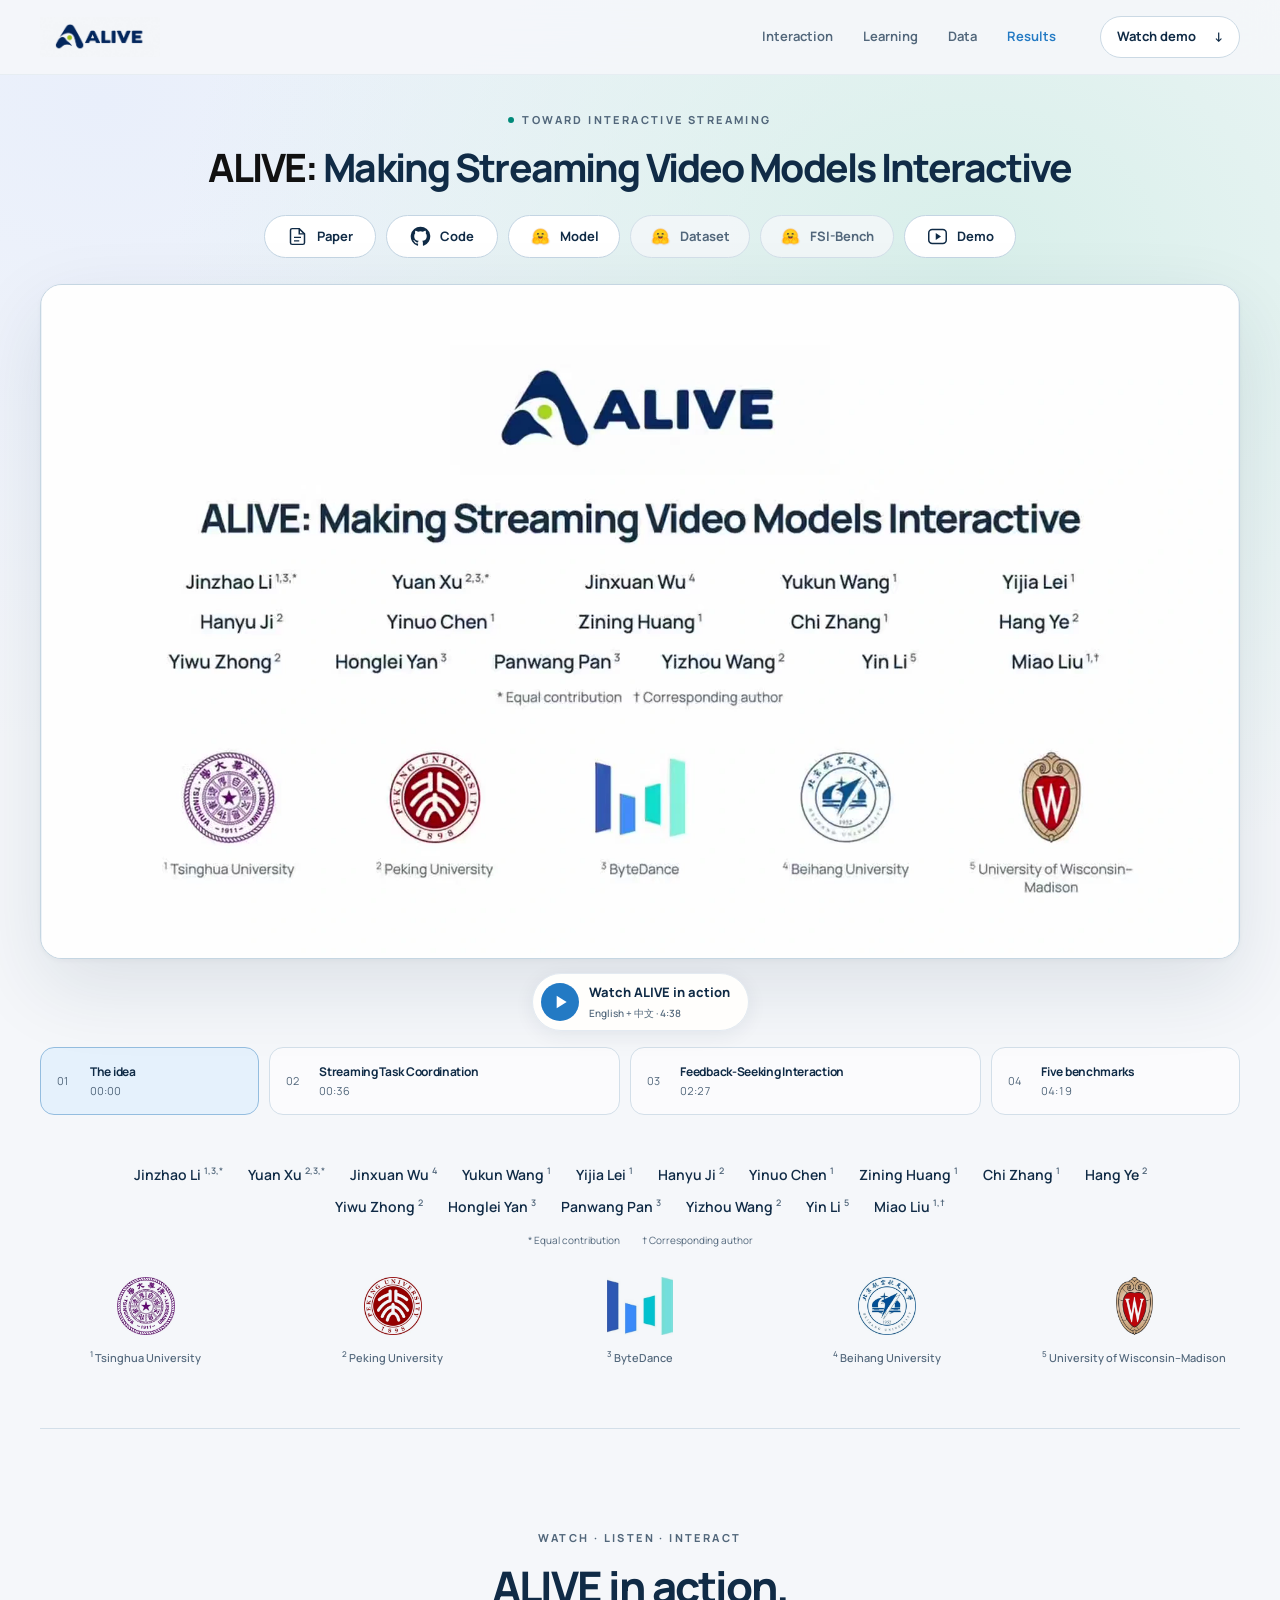
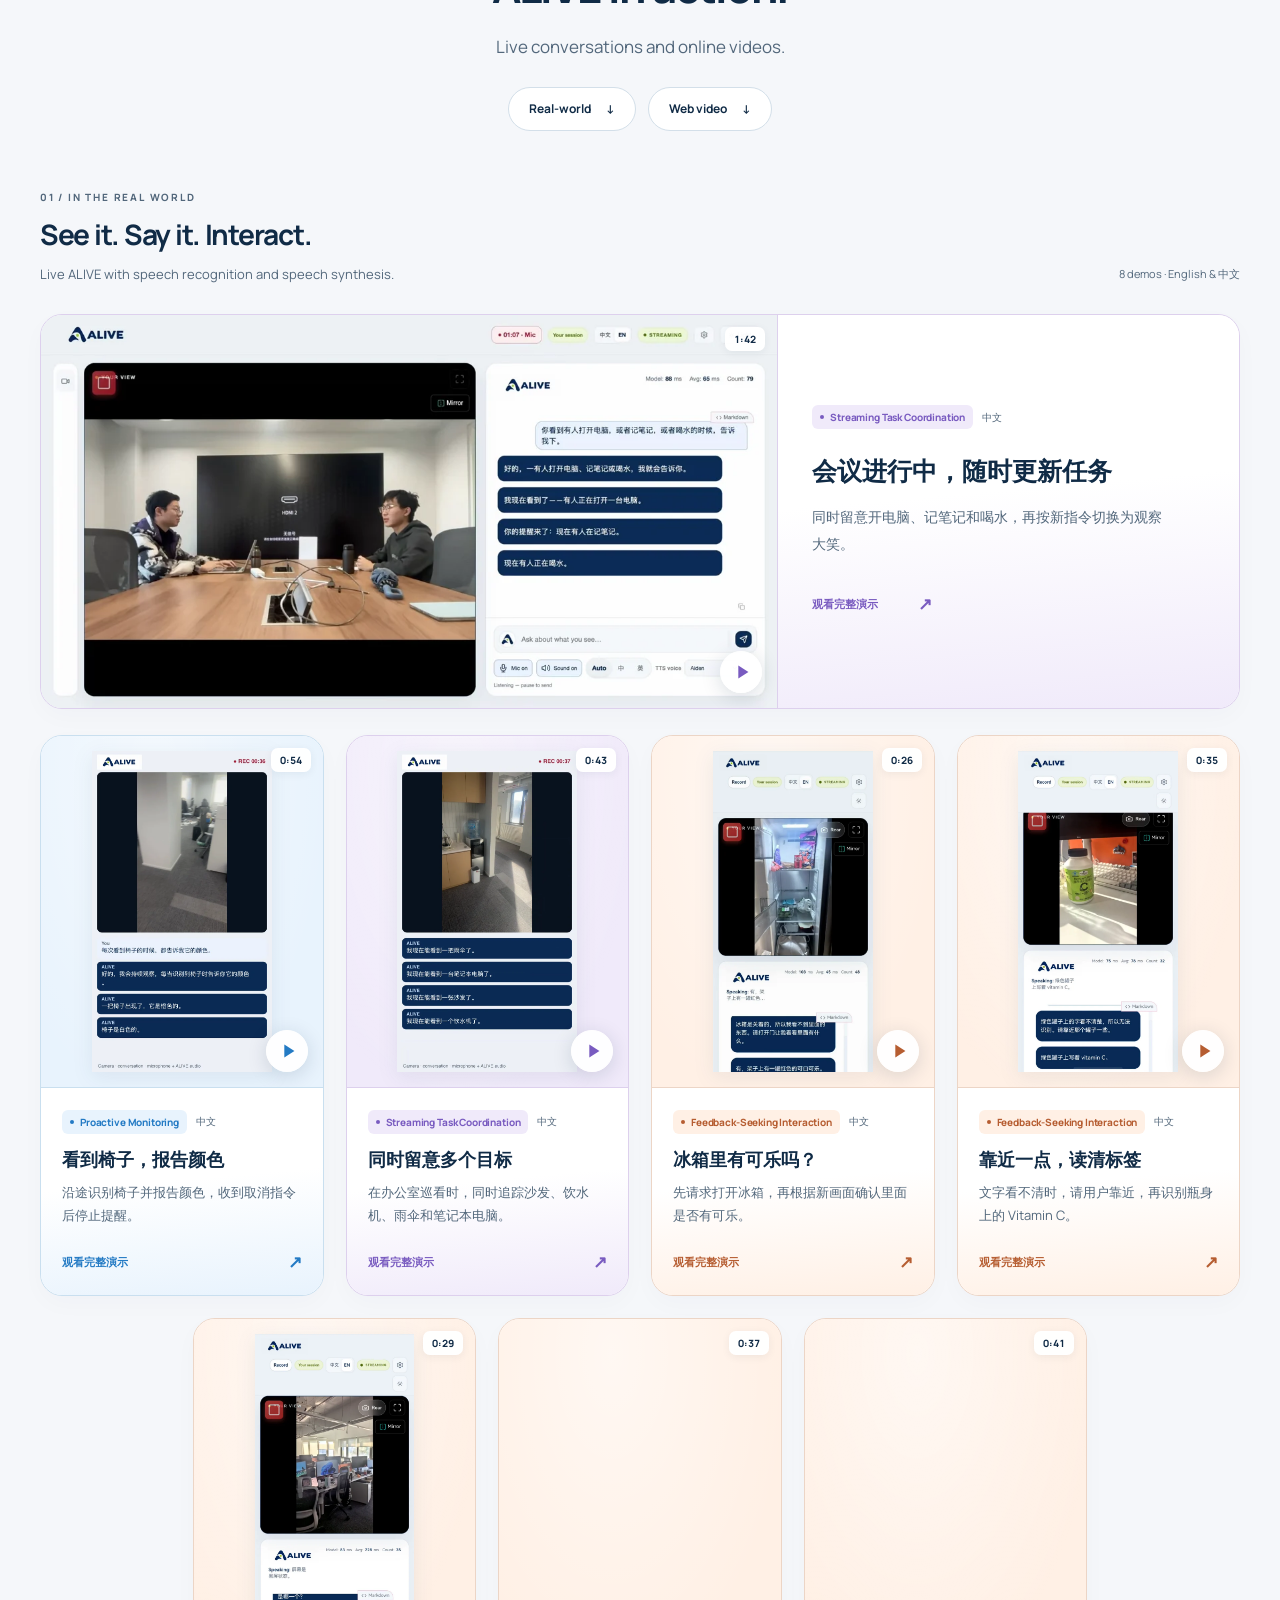
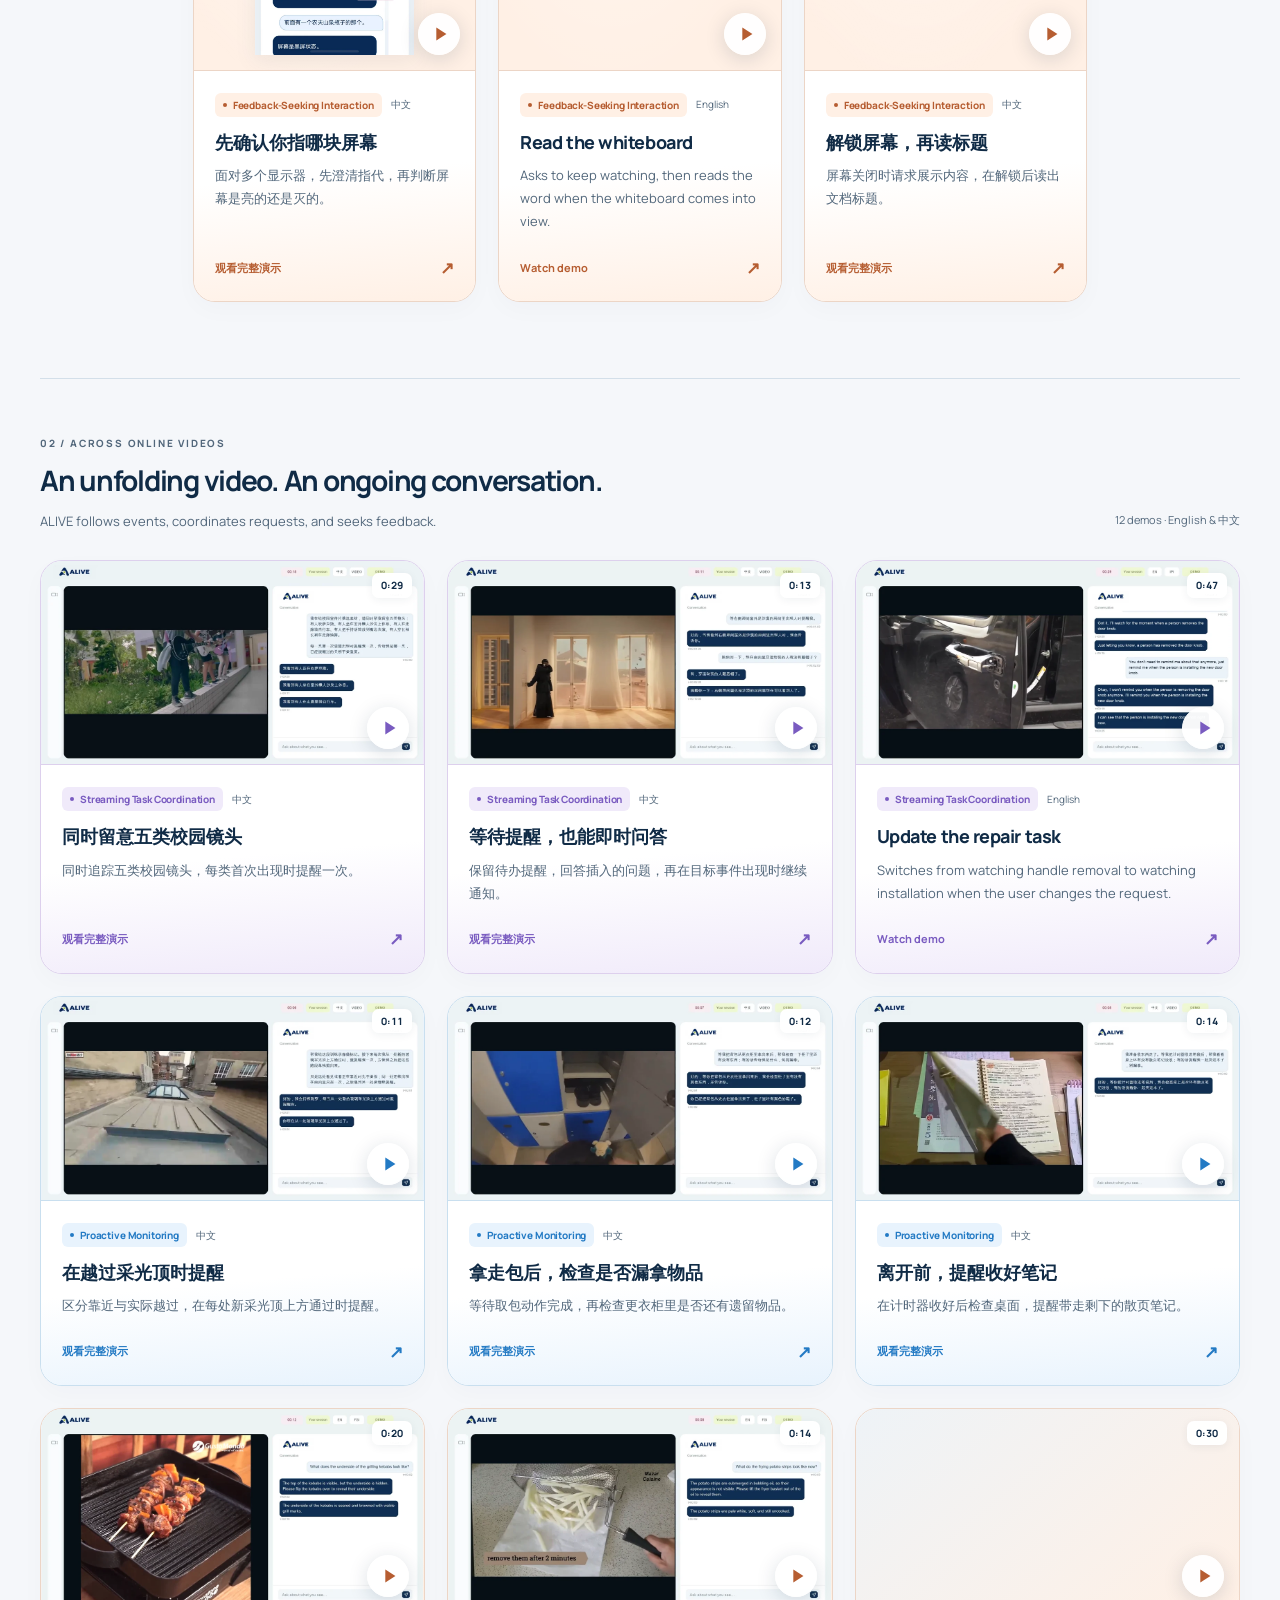
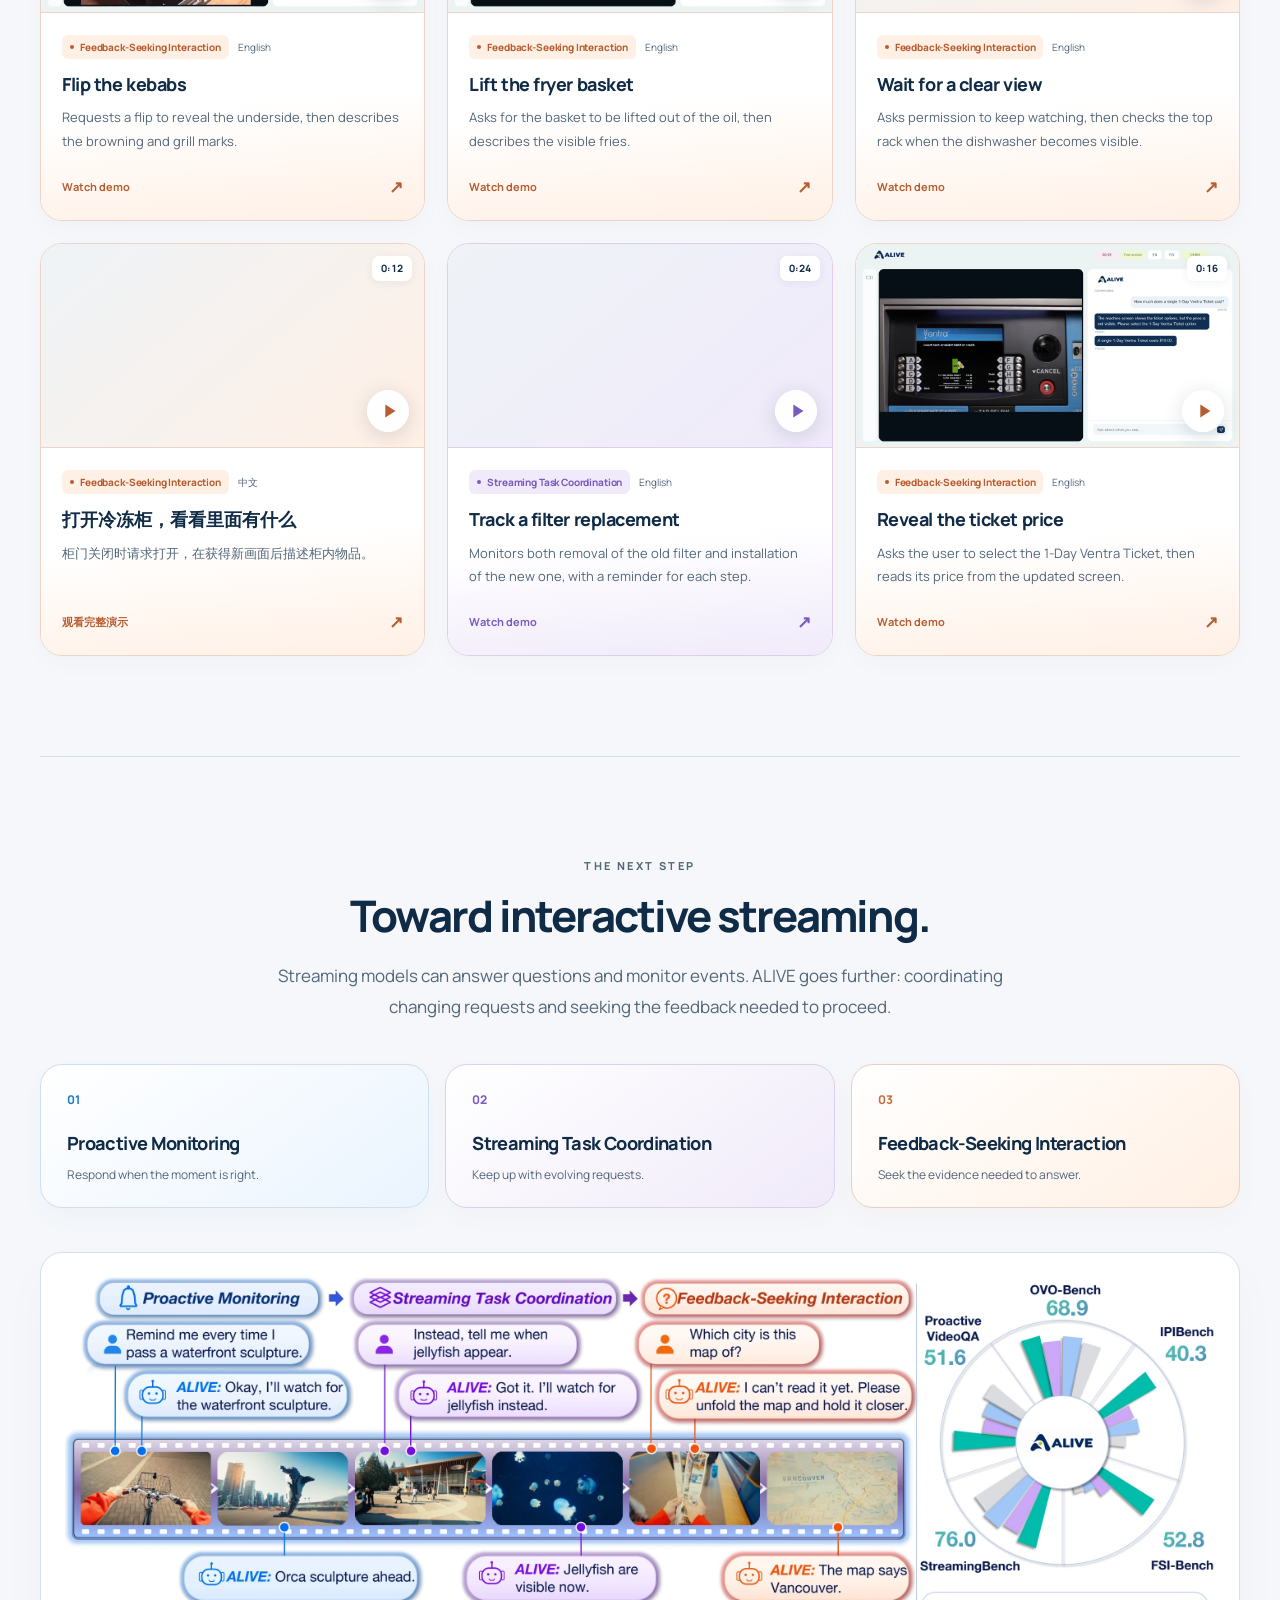
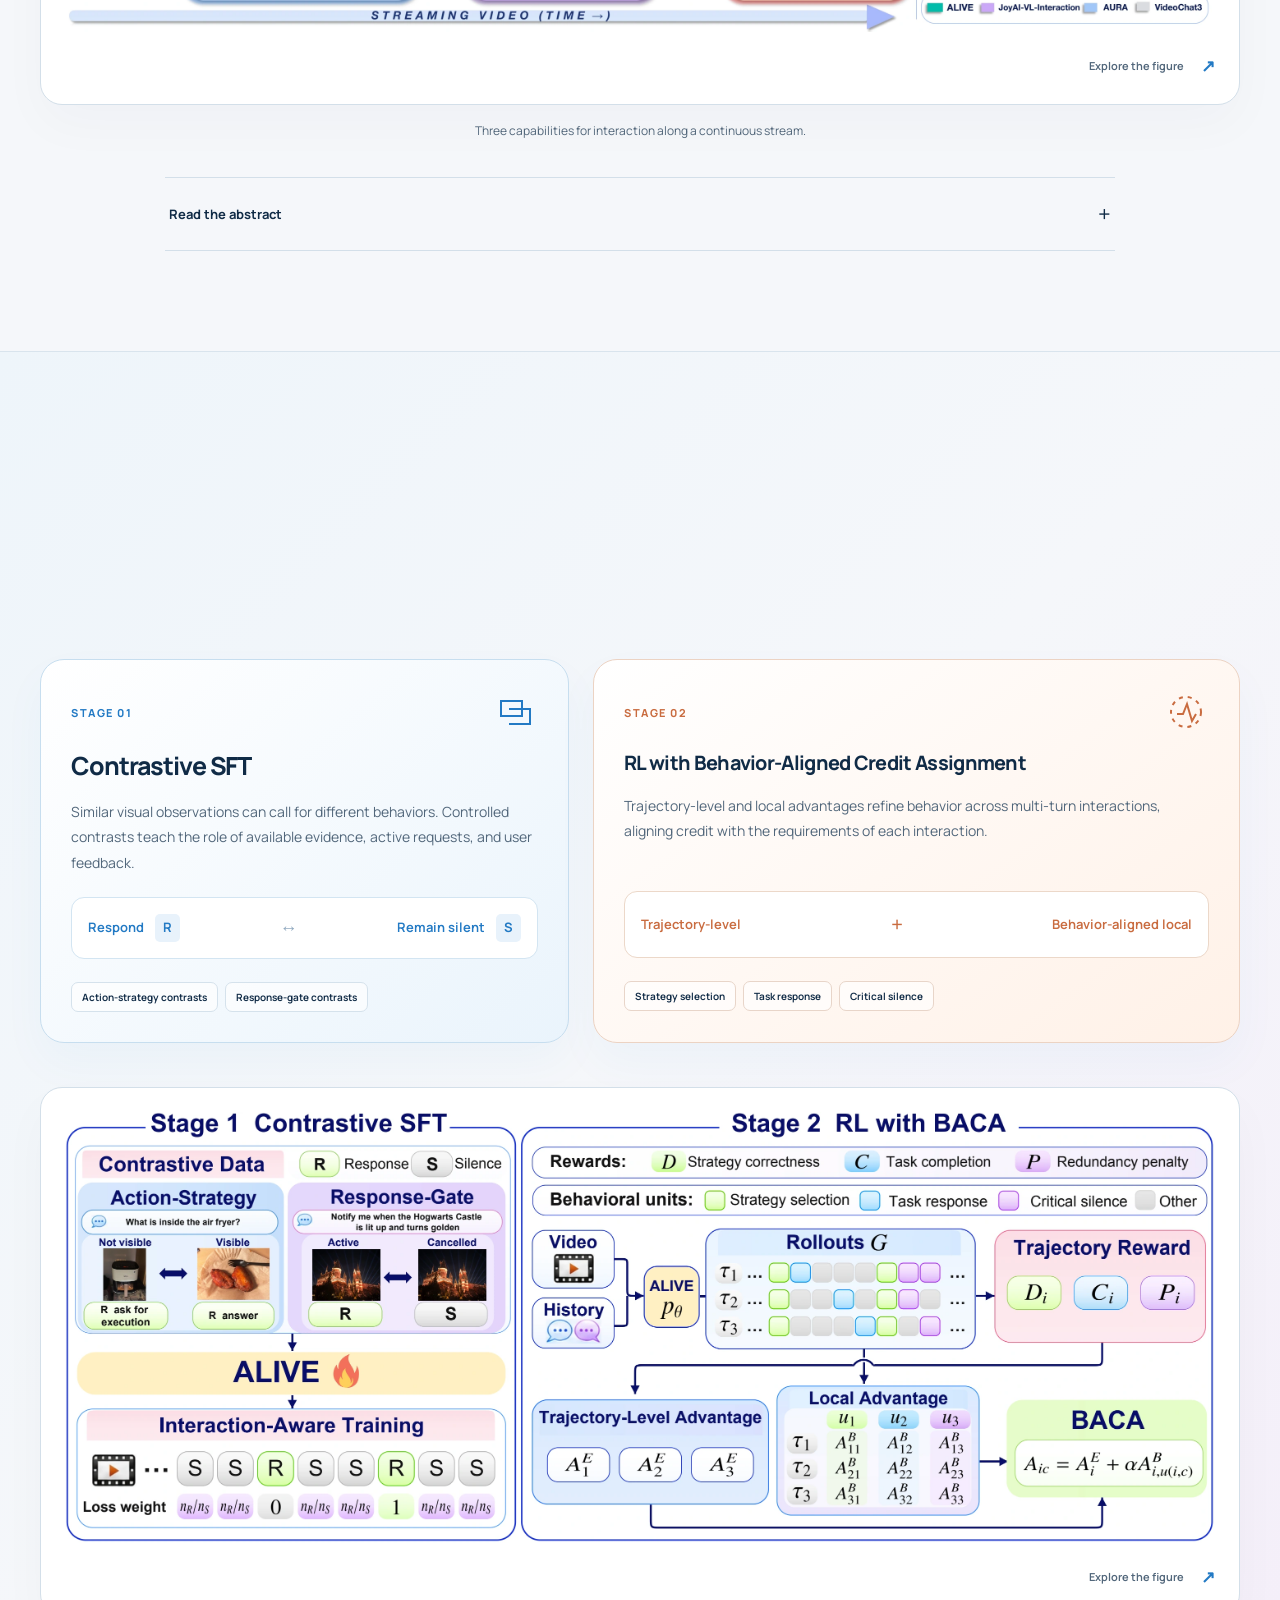
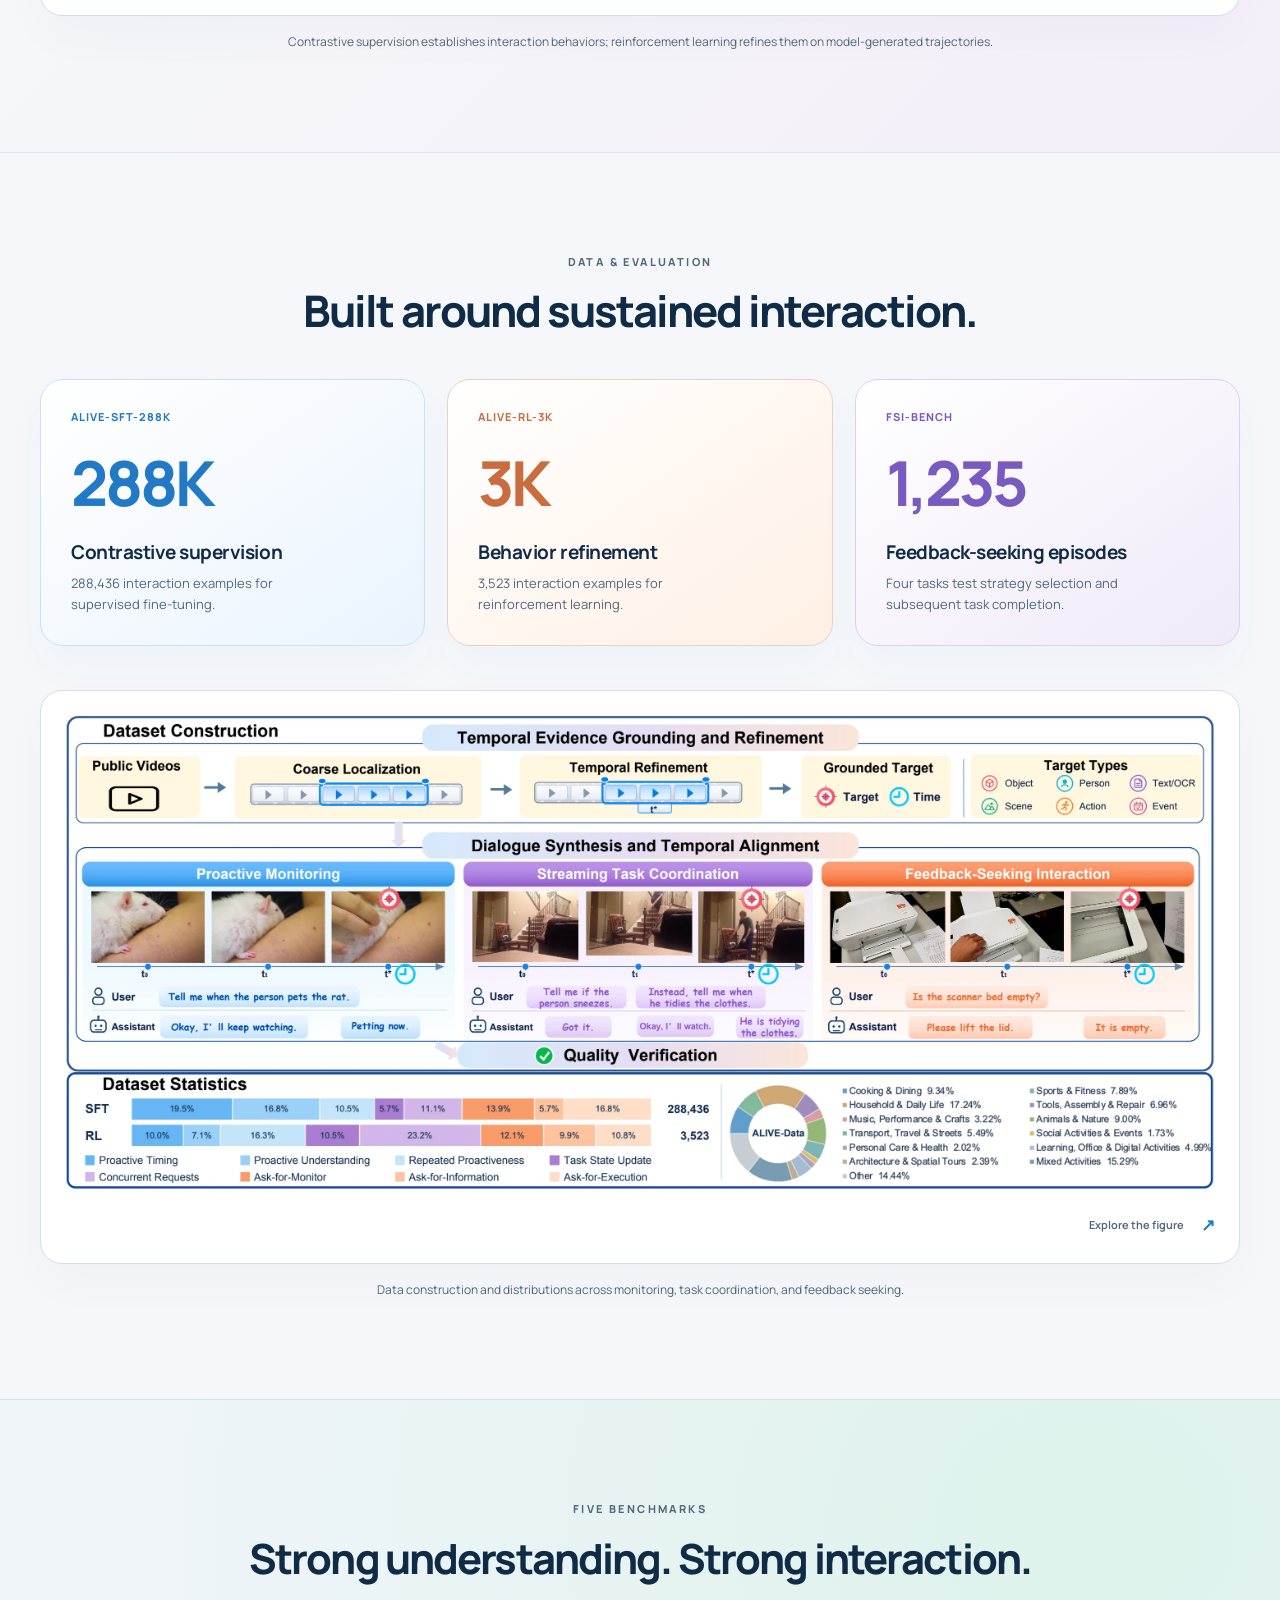
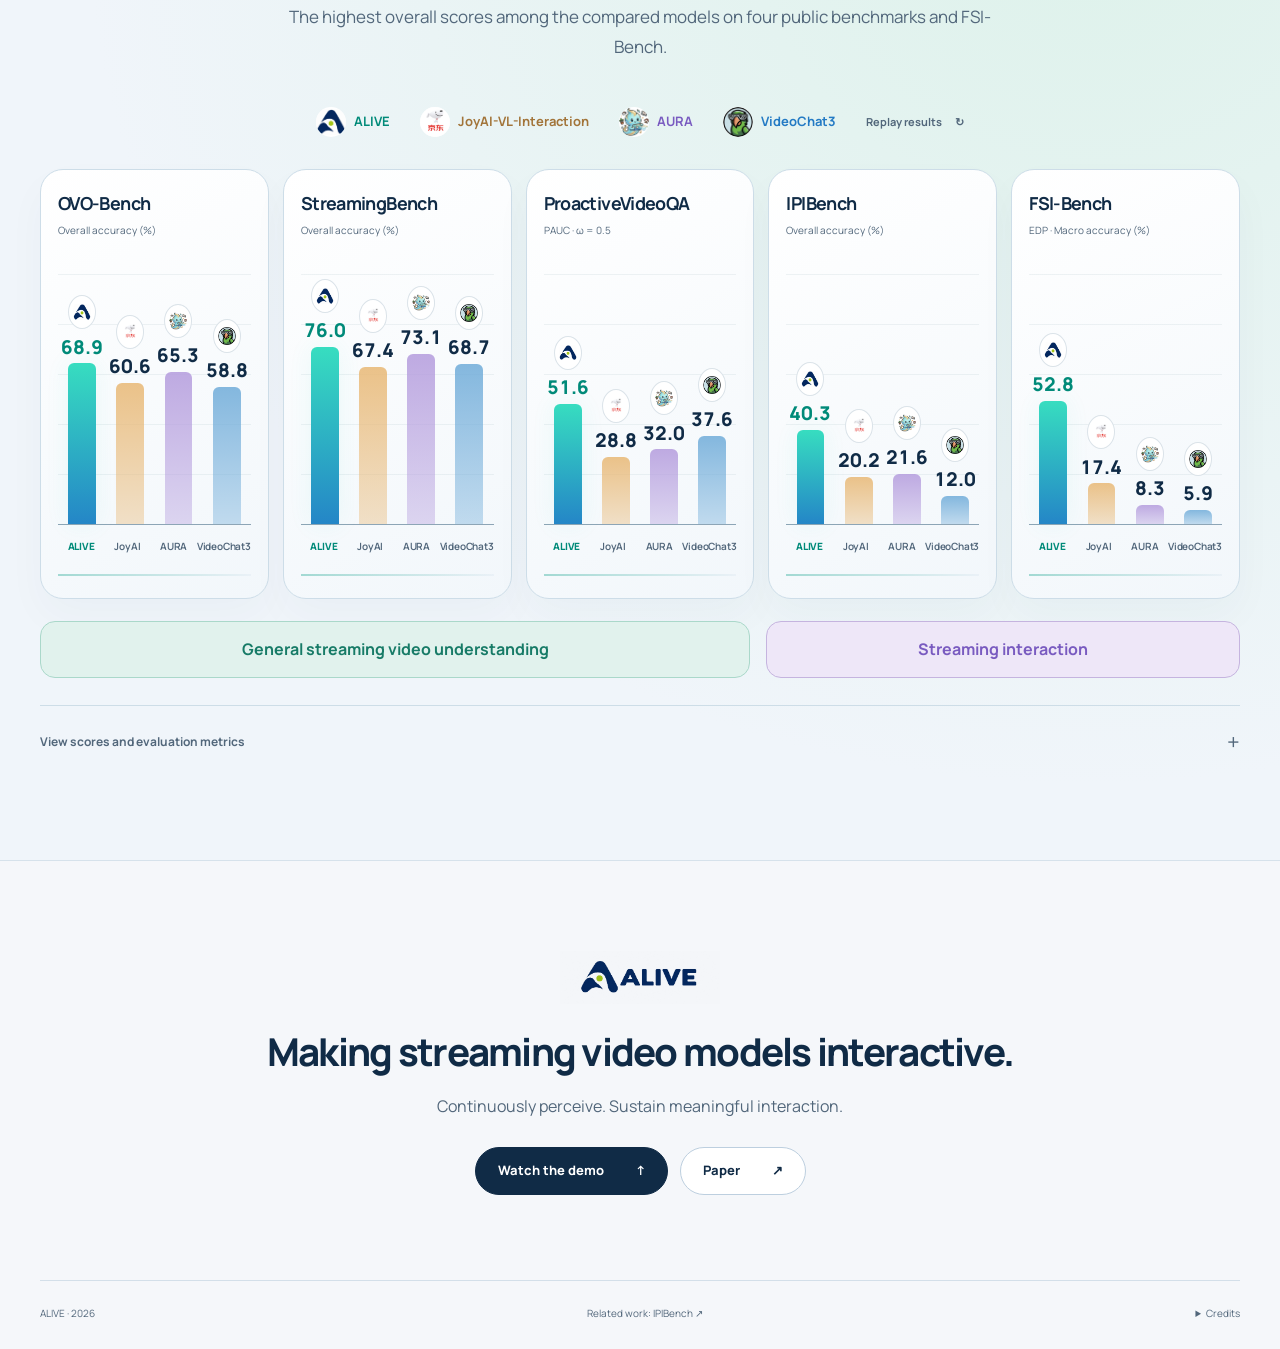
<file: ALIVE/index.html>
<!doctype html>
<html lang="en">
<head>
  <meta charset="utf-8"><meta name="viewport" content="width=device-width,initial-scale=1">
  <title>ALIVE: Making Streaming Video Models Interactive</title>
  <meta name="description" content="ALIVE brings proactive monitoring, streaming task coordination, and feedback-seeking interaction to streaming video models. Watch the demo and explore the research.">
  <meta name="theme-color" content="#F5F7FA">
  <meta property="og:title" content="ALIVE: Making Streaming Video Models Interactive">
  <meta property="og:description" content="Toward interactive streaming. Watch ALIVE coordinate evolving tasks and seek the feedback needed to answer.">
  <meta property="og:image" content="https://lijinzhao30.github.io/ALIVE/assets/demo-poster.webp?v=d025a883b7ac">
  <meta property="og:url" content="https://lijinzhao30.github.io/ALIVE/">
  <link rel="canonical" href="https://lijinzhao30.github.io/ALIVE/">
  <link rel="icon" href="assets/models/alive.png"><link rel="preload" href="assets/fonts/Manrope.ttf" as="font" type="font/ttf" crossorigin>
  <link rel="stylesheet" href="style.css"><script src="script.js" defer></script>
</head>
<body>
<a class="skip" href="#main">Skip to content</a>
<header class="site-header"><nav class="container" aria-label="Main navigation">
  <a class="brand" href="#main" aria-label="ALIVE home"><img src="assets/logo.webp" width="136" height="51" alt="ALIVE"></a>
  <div class="nav-links"><a href="#capabilities">Interaction</a><a href="#learning">Learning</a><a href="#data">Data</a><a href="#results">Results</a></div>
  <a class="paper-link" href="#demo">Watch demo <span aria-hidden="true">↓</span></a>
</nav></header>
<main id="main">
  <section class="hero container" aria-labelledby="title">
    <div class="hero-heading"><p class="eyebrow"><span class="signal-dot"></span>TOWARD INTERACTIVE STREAMING</p>
    <h1 id="title"><span>ALIVE:</span> Making Streaming Video Models Interactive</h1>
    <div class="resource-links" aria-label="Project resources">
      <a class="resource-link" href="https://arxiv.org/abs/2611.21366" target="_blank" rel="noopener" aria-label="Read the ALIVE paper on arXiv"><svg viewBox="0 0 24 24" width="21" height="21" fill="none" stroke="currentColor" stroke-width="1.7" aria-hidden="true"><path d="M14 3H6a2 2 0 0 0-2 2v14a2 2 0 0 0 2 2h12a2 2 0 0 0 2-2V9Z"/><path d="M14 3v6h6M8 13h8M8 17h6"/></svg>Paper</a>
      <a class="resource-link" href="https://github.com/lijinzhao30/ALIVE" target="_blank" rel="noopener"><svg viewBox="0 0 24 24" width="21" height="21" fill="currentColor" aria-hidden="true"><path d="M12 .8a11.2 11.2 0 0 0-3.54 21.82c.56.1.77-.24.77-.54v-2.09c-3.13.68-3.8-1.33-3.8-1.33-.51-1.3-1.25-1.65-1.25-1.65-1.02-.7.08-.68.08-.68 1.13.08 1.72 1.16 1.72 1.16 1 1.71 2.62 1.22 3.26.94.1-.73.4-1.22.71-1.5-2.5-.28-5.13-1.25-5.13-5.57 0-1.23.44-2.23 1.16-3.02-.12-.28-.5-1.43.11-2.98 0 0 .95-.3 3.08 1.15a10.7 10.7 0 0 1 5.61 0c2.13-1.45 3.08-1.15 3.08-1.15.61 1.55.23 2.7.11 2.98.72.79 1.16 1.79 1.16 3.02 0 4.33-2.63 5.28-5.15 5.56.4.35.76 1.03.76 2.08v3.08c0 .3.2.65.78.54A11.2 11.2 0 0 0 12 .8Z"/></svg>Code</a>
      <a class="resource-link" href="https://huggingface.co/ALIVE-Team/ALIVE" target="_blank" rel="noopener" aria-label="ALIVE model on Hugging Face"><img src="assets/huggingface.png" width="23" height="23" alt="Hugging Face">Model</a>
      <button class="resource-link" disabled aria-label="Dataset — link coming soon" title="Dataset link coming soon"><img src="assets/huggingface.png" width="23" height="23" alt="Hugging Face">Dataset</button>
      <button class="resource-link" disabled aria-label="FSI-Bench — link coming soon" title="FSI-Bench link coming soon"><img src="assets/huggingface.png" width="23" height="23" alt="Hugging Face">FSI-Bench</button>
      <a class="resource-link" href="#demo"><svg viewBox="0 0 24 24" width="21" height="21" fill="none" stroke="currentColor" stroke-width="1.7" aria-hidden="true"><rect x="2" y="4" width="20" height="16" rx="4"/><path d="m10 8 6 4-6 4Z" fill="currentColor" stroke="none"/></svg>Demo</a>
    </div></div>
    <div class="film-shell" id="demo">
      <video id="demo-video" controls playsinline preload="none" poster="assets/demo-poster.webp?v=d025a883b7ac" aria-label="ALIVE research and bilingual capability demonstration">
        <source src="assets/alive-demo.mp4?v=d025a883b7ac" type="video/mp4">
        <track kind="chapters" src="assets/chapters.vtt" srclang="en" label="Chapters">
        Your browser does not support video. <a href="assets/alive-demo.mp4?v=d025a883b7ac">Download the demo.</a>
      </video>
    </div>
    <div class="film-action">
      <button class="film-play" id="film-play" aria-label="Play the ALIVE demo"><span class="play-circle"><svg width="24" height="24" viewBox="0 0 24 24" aria-hidden="true"><path d="M8 4.5 20 12 8 19.5Z" fill="currentColor"/></svg></span><span>Watch ALIVE in action<small>English + 中文 · 4:38</small></span></button>
    </div>
    <div class="chapters" aria-label="Demo chapters">
      <button data-seek="0" class="chapter active"><span>01</span><strong>The idea</strong><small>00:00</small></button>
      <button data-seek="36.4" class="chapter"><span>02</span><strong>Streaming Task Coordination</strong><small>00:36</small></button>
      <button data-seek="147.466667" class="chapter"><span>03</span><strong>Feedback-Seeking Interaction</strong><small>02:27</small></button>
      <button data-seek="259.533333" class="chapter"><span>04</span><strong>Five benchmarks</strong><small>04:19</small></button>
    </div>
    <p class="video-error" id="video-error" hidden>The video could not load. <a href="assets/alive-demo.mp4?v=d025a883b7ac">Open the video directly ↗</a></p>
  </section>

  <section class="people container" aria-label="Authors and affiliations">
    <div class="authors">
      <span>Jinzhao Li<sup>1,3,*</sup></span><span>Yuan Xu<sup>2,3,*</sup></span><span>Jinxuan Wu<sup>4</sup></span><span>Yukun Wang<sup>1</sup></span><span>Yijia Lei<sup>1</sup></span><span>Hanyu Ji<sup>2</sup></span><span>Yinuo Chen<sup>1</sup></span><span>Zining Huang<sup>1</sup></span><span>Chi Zhang<sup>1</sup></span><span>Hang Ye<sup>2</sup></span><span>Yiwu Zhong<sup>2</sup></span><span>Honglei Yan<sup>3</sup></span><span>Panwang Pan<sup>3</sup></span><span>Yizhou Wang<sup>2</sup></span><span>Yin Li<sup>5</sup></span><span>Miao Liu<sup>1,†</sup></span>
    </div>
    <p class="author-notes">* Equal contribution <span>† Corresponding author</span></p>
    <div class="institutions">
      <div><img src="assets/institutions/1.webp" width="58" height="58" alt=""><span><sup>1</sup> Tsinghua University</span></div>
      <div><img src="assets/institutions/2.webp" width="58" height="58" alt=""><span><sup>2</sup> Peking University</span></div>
      <div><img src="assets/institutions/3.webp" width="58" height="58" alt=""><span><sup>3</sup> ByteDance</span></div>
      <div><img src="assets/institutions/4.webp" width="58" height="58" alt=""><span><sup>4</sup> Beihang University</span></div>
      <div><img src="assets/institutions/5.webp" width="58" height="58" alt=""><span><sup>5</sup> University of Wisconsin–Madison</span></div>
    </div>
  </section>

  <!-- Demo gallery: every recording is visible; opening a player never filters the grid. -->
  <section id="demos" class="section demo-gallery container" aria-labelledby="demos-title">
    <div class="section-heading"><p class="eyebrow">WATCH · LISTEN · INTERACT</p><h2 id="demos-title">ALIVE in action.</h2><p>Live conversations and online videos.</p></div>
    <div class="demo-gallery-nav" aria-label="Demo collections"><a href="#realworld-demos">Real-world <span aria-hidden="true">↓</span></a><a href="#webvideo-demos">Web video <span aria-hidden="true">↓</span></a></div>
    <div class="demo-collection" id="realworld-demos" aria-labelledby="realworld-title">
      <div class="demo-collection-head"><div><p class="eyebrow">01 / IN THE REAL WORLD</p><h3 id="realworld-title">See it. Say it. Interact.</h3><p>Live ALIVE with speech recognition and speech synthesis.</p></div><span class="demo-count">8 demos · English & 中文</span></div>
<article class="demo-card demo-feature" data-category="coordinate">
      <a class="demo-open" href="assets/demos/realworld/meeting-tasks.mp4" data-demo="rw07" data-portrait="false" aria-label="播放: 会议进行中，随时更新任务">
        <div class="demo-poster"><img src="assets/demos/realworld/meeting-tasks.webp" alt="" loading="lazy" decoding="async" width="1100" height="587"><span class="demo-duration">1:42</span><span class="demo-play-icon"><svg viewBox="0 0 24 24" width="22" height="22" fill="currentColor" aria-hidden="true"><path d="m8 5 11 7-11 7Z"/></svg></span></div>
        <div class="demo-copy"><div class="demo-meta"><span class="demo-tag" lang="en">Streaming Task Coordination</span><span class="demo-language">中文</span></div><h4 lang="zh">会议进行中，随时更新任务</h4><p lang="zh">同时留意开电脑、记笔记和喝水，再按新指令切换为观察大笑。</p><span class="demo-watch" lang="zh">观看完整演示 <span aria-hidden="true">↗</span></span></div>
      </a>
    </article>
      <div class="demo-grid demo-grid-portrait">
<article class="demo-card demo-portrait" data-category="monitor">
      <a class="demo-open" href="assets/demos/realworld/chair-colors.mp4" data-demo="rw06" data-portrait="true" aria-label="播放: 看到椅子，报告颜色">
        <div class="demo-poster"><img src="assets/demos/realworld/chair-colors.webp" alt="" loading="lazy" decoding="async" width="600" height="1200"><span class="demo-duration">0:54</span><span class="demo-play-icon"><svg viewBox="0 0 24 24" width="22" height="22" fill="currentColor" aria-hidden="true"><path d="m8 5 11 7-11 7Z"/></svg></span></div>
        <div class="demo-copy"><div class="demo-meta"><span class="demo-tag" lang="en">Proactive Monitoring</span><span class="demo-language">中文</span></div><h4 lang="zh">看到椅子，报告颜色</h4><p lang="zh">沿途识别椅子并报告颜色，收到取消指令后停止提醒。</p><span class="demo-watch" lang="zh">观看完整演示 <span aria-hidden="true">↗</span></span></div>
      </a>
    </article>
<article class="demo-card demo-portrait" data-category="coordinate">
      <a class="demo-open" href="assets/demos/realworld/office-targets.mp4" data-demo="rw08" data-portrait="true" aria-label="播放: 同时留意多个目标">
        <div class="demo-poster"><img src="assets/demos/realworld/office-targets.webp" alt="" loading="lazy" decoding="async" width="600" height="1200"><span class="demo-duration">0:43</span><span class="demo-play-icon"><svg viewBox="0 0 24 24" width="22" height="22" fill="currentColor" aria-hidden="true"><path d="m8 5 11 7-11 7Z"/></svg></span></div>
        <div class="demo-copy"><div class="demo-meta"><span class="demo-tag" lang="en">Streaming Task Coordination</span><span class="demo-language">中文</span></div><h4 lang="zh">同时留意多个目标</h4><p lang="zh">在办公室巡看时，同时追踪沙发、饮水机、雨伞和笔记本电脑。</p><span class="demo-watch" lang="zh">观看完整演示 <span aria-hidden="true">↗</span></span></div>
      </a>
    </article>
<article class="demo-card demo-portrait" data-category="feedback">
      <a class="demo-open" href="assets/demos/realworld/open-fridge.mp4" data-demo="rw01" data-portrait="true" aria-label="播放: 冰箱里有可乐吗？">
        <div class="demo-poster"><img src="assets/demos/realworld/open-fridge.webp" alt="" loading="lazy" decoding="async" width="600" height="1200"><span class="demo-duration">0:26</span><span class="demo-play-icon"><svg viewBox="0 0 24 24" width="22" height="22" fill="currentColor" aria-hidden="true"><path d="m8 5 11 7-11 7Z"/></svg></span></div>
        <div class="demo-copy"><div class="demo-meta"><span class="demo-tag" lang="en">Feedback-Seeking Interaction</span><span class="demo-language">中文</span></div><h4 lang="zh">冰箱里有可乐吗？</h4><p lang="zh">先请求打开冰箱，再根据新画面确认里面是否有可乐。</p><span class="demo-watch" lang="zh">观看完整演示 <span aria-hidden="true">↗</span></span></div>
      </a>
    </article>
<article class="demo-card demo-portrait" data-category="feedback">
      <a class="demo-open" href="assets/demos/realworld/read-label.mp4" data-demo="rw02" data-portrait="true" aria-label="播放: 靠近一点，读清标签">
        <div class="demo-poster"><img src="assets/demos/realworld/read-label.webp" alt="" loading="lazy" decoding="async" width="600" height="1200"><span class="demo-duration">0:35</span><span class="demo-play-icon"><svg viewBox="0 0 24 24" width="22" height="22" fill="currentColor" aria-hidden="true"><path d="m8 5 11 7-11 7Z"/></svg></span></div>
        <div class="demo-copy"><div class="demo-meta"><span class="demo-tag" lang="en">Feedback-Seeking Interaction</span><span class="demo-language">中文</span></div><h4 lang="zh">靠近一点，读清标签</h4><p lang="zh">文字看不清时，请用户靠近，再识别瓶身上的 Vitamin C。</p><span class="demo-watch" lang="zh">观看完整演示 <span aria-hidden="true">↗</span></span></div>
      </a>
    </article>
<article class="demo-card demo-portrait" data-category="feedback">
      <a class="demo-open" href="assets/demos/realworld/clarify-screen.mp4" data-demo="rw03" data-portrait="true" aria-label="播放: 先确认你指哪块屏幕">
        <div class="demo-poster"><img src="assets/demos/realworld/clarify-screen.webp" alt="" loading="lazy" decoding="async" width="600" height="1200"><span class="demo-duration">0:29</span><span class="demo-play-icon"><svg viewBox="0 0 24 24" width="22" height="22" fill="currentColor" aria-hidden="true"><path d="m8 5 11 7-11 7Z"/></svg></span></div>
        <div class="demo-copy"><div class="demo-meta"><span class="demo-tag" lang="en">Feedback-Seeking Interaction</span><span class="demo-language">中文</span></div><h4 lang="zh">先确认你指哪块屏幕</h4><p lang="zh">面对多个显示器，先澄清指代，再判断屏幕是亮的还是灭的。</p><span class="demo-watch" lang="zh">观看完整演示 <span aria-hidden="true">↗</span></span></div>
      </a>
    </article>
<article class="demo-card demo-portrait" data-category="feedback">
      <a class="demo-open" href="assets/demos/realworld/read-whiteboard.mp4" data-demo="rw04" data-portrait="true" aria-label="Play: Read the whiteboard">
        <div class="demo-poster"><img src="assets/demos/realworld/read-whiteboard.webp" alt="" loading="lazy" decoding="async" width="600" height="1200"><span class="demo-duration">0:37</span><span class="demo-play-icon"><svg viewBox="0 0 24 24" width="22" height="22" fill="currentColor" aria-hidden="true"><path d="m8 5 11 7-11 7Z"/></svg></span></div>
        <div class="demo-copy"><div class="demo-meta"><span class="demo-tag" lang="en">Feedback-Seeking Interaction</span><span class="demo-language">English</span></div><h4 lang="en">Read the whiteboard</h4><p lang="en">Asks to keep watching, then reads the word when the whiteboard comes into view.</p><span class="demo-watch" lang="en">Watch demo <span aria-hidden="true">↗</span></span></div>
      </a>
    </article>
<article class="demo-card demo-portrait" data-category="feedback">
      <a class="demo-open" href="assets/demos/realworld/unlock-tablet.mp4" data-demo="rw05" data-portrait="true" aria-label="播放: 解锁屏幕，再读标题">
        <div class="demo-poster"><img src="assets/demos/realworld/unlock-tablet.webp" alt="" loading="lazy" decoding="async" width="600" height="1200"><span class="demo-duration">0:41</span><span class="demo-play-icon"><svg viewBox="0 0 24 24" width="22" height="22" fill="currentColor" aria-hidden="true"><path d="m8 5 11 7-11 7Z"/></svg></span></div>
        <div class="demo-copy"><div class="demo-meta"><span class="demo-tag" lang="en">Feedback-Seeking Interaction</span><span class="demo-language">中文</span></div><h4 lang="zh">解锁屏幕，再读标题</h4><p lang="zh">屏幕关闭时请求展示内容，在解锁后读出文档标题。</p><span class="demo-watch" lang="zh">观看完整演示 <span aria-hidden="true">↗</span></span></div>
      </a>
    </article>
      </div>
    </div>
    <div class="demo-collection" id="webvideo-demos" aria-labelledby="webvideo-title">
      <div class="demo-collection-head"><div><p class="eyebrow">02 / ACROSS ONLINE VIDEOS</p><h3 id="webvideo-title">An unfolding video. An ongoing conversation.</h3><p>ALIVE follows events, coordinates requests, and seeks feedback.</p></div><span class="demo-count">12 demos · English & 中文</span></div>
      <div class="demo-grid demo-grid-landscape">
<article class="demo-card" data-category="coordinate">
      <a class="demo-open" href="assets/demos/webvideo/campus-tasks.mp4" data-demo="web01" data-portrait="false" aria-label="播放: 同时留意五类校园镜头">
        <div class="demo-poster"><img src="assets/demos/webvideo/campus-tasks.webp" alt="" loading="lazy" decoding="async" width="1100" height="587"><span class="demo-duration">0:29</span><span class="demo-play-icon"><svg viewBox="0 0 24 24" width="22" height="22" fill="currentColor" aria-hidden="true"><path d="m8 5 11 7-11 7Z"/></svg></span></div>
        <div class="demo-copy"><div class="demo-meta"><span class="demo-tag" lang="en">Streaming Task Coordination</span><span class="demo-language">中文</span></div><h4 lang="zh">同时留意五类校园镜头</h4><p lang="zh">同时追踪五类校园镜头，每类首次出现时提醒一次。</p><span class="demo-watch" lang="zh">观看完整演示 <span aria-hidden="true">↗</span></span></div>
      </a>
    </article>
<article class="demo-card" data-category="coordinate">
      <a class="demo-open" href="assets/demos/webvideo/questions-and-alerts.mp4" data-demo="web02" data-portrait="false" aria-label="播放: 等待提醒，也能即时问答">
        <div class="demo-poster"><img src="assets/demos/webvideo/questions-and-alerts.webp" alt="" loading="lazy" decoding="async" width="1100" height="587"><span class="demo-duration">0:13</span><span class="demo-play-icon"><svg viewBox="0 0 24 24" width="22" height="22" fill="currentColor" aria-hidden="true"><path d="m8 5 11 7-11 7Z"/></svg></span></div>
        <div class="demo-copy"><div class="demo-meta"><span class="demo-tag" lang="en">Streaming Task Coordination</span><span class="demo-language">中文</span></div><h4 lang="zh">等待提醒，也能即时问答</h4><p lang="zh">保留待办提醒，回答插入的问题，再在目标事件出现时继续通知。</p><span class="demo-watch" lang="zh">观看完整演示 <span aria-hidden="true">↗</span></span></div>
      </a>
    </article>
<article class="demo-card" data-category="coordinate">
      <a class="demo-open" href="assets/demos/webvideo/update-repair-task.mp4" data-demo="web05" data-portrait="false" aria-label="Play: Update the repair task">
        <div class="demo-poster"><img src="assets/demos/webvideo/update-repair-task.webp" alt="" loading="lazy" decoding="async" width="1100" height="587"><span class="demo-duration">0:47</span><span class="demo-play-icon"><svg viewBox="0 0 24 24" width="22" height="22" fill="currentColor" aria-hidden="true"><path d="m8 5 11 7-11 7Z"/></svg></span></div>
        <div class="demo-copy"><div class="demo-meta"><span class="demo-tag" lang="en">Streaming Task Coordination</span><span class="demo-language">English</span></div><h4 lang="en">Update the repair task</h4><p lang="en">Switches from watching handle removal to watching installation when the user changes the request.</p><span class="demo-watch" lang="en">Watch demo <span aria-hidden="true">↗</span></span></div>
      </a>
    </article>
<article class="demo-card" data-category="monitor">
      <a class="demo-open" href="assets/demos/webvideo/skylight-alerts.mp4" data-demo="web04" data-portrait="false" aria-label="播放: 在越过采光顶时提醒">
        <div class="demo-poster"><img src="assets/demos/webvideo/skylight-alerts.webp" alt="" loading="lazy" decoding="async" width="1100" height="587"><span class="demo-duration">0:11</span><span class="demo-play-icon"><svg viewBox="0 0 24 24" width="22" height="22" fill="currentColor" aria-hidden="true"><path d="m8 5 11 7-11 7Z"/></svg></span></div>
        <div class="demo-copy"><div class="demo-meta"><span class="demo-tag" lang="en">Proactive Monitoring</span><span class="demo-language">中文</span></div><h4 lang="zh">在越过采光顶时提醒</h4><p lang="zh">区分靠近与实际越过，在每处新采光顶上方通过时提醒。</p><span class="demo-watch" lang="zh">观看完整演示 <span aria-hidden="true">↗</span></span></div>
      </a>
    </article>
<article class="demo-card" data-category="monitor">
      <a class="demo-open" href="assets/demos/webvideo/locker-check.mp4" data-demo="web07" data-portrait="false" aria-label="播放: 拿走包后，检查是否漏拿物品">
        <div class="demo-poster"><img src="assets/demos/webvideo/locker-check.webp" alt="" loading="lazy" decoding="async" width="1100" height="587"><span class="demo-duration">0:12</span><span class="demo-play-icon"><svg viewBox="0 0 24 24" width="22" height="22" fill="currentColor" aria-hidden="true"><path d="m8 5 11 7-11 7Z"/></svg></span></div>
        <div class="demo-copy"><div class="demo-meta"><span class="demo-tag" lang="en">Proactive Monitoring</span><span class="demo-language">中文</span></div><h4 lang="zh">拿走包后，检查是否漏拿物品</h4><p lang="zh">等待取包动作完成，再检查更衣柜里是否还有遗留物品。</p><span class="demo-watch" lang="zh">观看完整演示 <span aria-hidden="true">↗</span></span></div>
      </a>
    </article>
<article class="demo-card" data-category="monitor">
      <a class="demo-open" href="assets/demos/webvideo/pack-notes.mp4" data-demo="web08" data-portrait="false" aria-label="播放: 离开前，提醒收好笔记">
        <div class="demo-poster"><img src="assets/demos/webvideo/pack-notes.webp" alt="" loading="lazy" decoding="async" width="1100" height="587"><span class="demo-duration">0:14</span><span class="demo-play-icon"><svg viewBox="0 0 24 24" width="22" height="22" fill="currentColor" aria-hidden="true"><path d="m8 5 11 7-11 7Z"/></svg></span></div>
        <div class="demo-copy"><div class="demo-meta"><span class="demo-tag" lang="en">Proactive Monitoring</span><span class="demo-language">中文</span></div><h4 lang="zh">离开前，提醒收好笔记</h4><p lang="zh">在计时器收好后检查桌面，提醒带走剩下的散页笔记。</p><span class="demo-watch" lang="zh">观看完整演示 <span aria-hidden="true">↗</span></span></div>
      </a>
    </article>
<article class="demo-card" data-category="feedback">
      <a class="demo-open" href="assets/demos/webvideo/flip-kebabs.mp4" data-demo="web03" data-portrait="false" aria-label="Play: Flip the kebabs">
        <div class="demo-poster"><img src="assets/demos/webvideo/flip-kebabs.webp" alt="" loading="lazy" decoding="async" width="1100" height="587"><span class="demo-duration">0:20</span><span class="demo-play-icon"><svg viewBox="0 0 24 24" width="22" height="22" fill="currentColor" aria-hidden="true"><path d="m8 5 11 7-11 7Z"/></svg></span></div>
        <div class="demo-copy"><div class="demo-meta"><span class="demo-tag" lang="en">Feedback-Seeking Interaction</span><span class="demo-language">English</span></div><h4 lang="en">Flip the kebabs</h4><p lang="en">Requests a flip to reveal the underside, then describes the browning and grill marks.</p><span class="demo-watch" lang="en">Watch demo <span aria-hidden="true">↗</span></span></div>
      </a>
    </article>
<article class="demo-card" data-category="feedback">
      <a class="demo-open" href="assets/demos/webvideo/lift-fryer-basket.mp4" data-demo="web06" data-portrait="false" aria-label="Play: Lift the fryer basket">
        <div class="demo-poster"><img src="assets/demos/webvideo/lift-fryer-basket.webp" alt="" loading="lazy" decoding="async" width="1100" height="587"><span class="demo-duration">0:14</span><span class="demo-play-icon"><svg viewBox="0 0 24 24" width="22" height="22" fill="currentColor" aria-hidden="true"><path d="m8 5 11 7-11 7Z"/></svg></span></div>
        <div class="demo-copy"><div class="demo-meta"><span class="demo-tag" lang="en">Feedback-Seeking Interaction</span><span class="demo-language">English</span></div><h4 lang="en">Lift the fryer basket</h4><p lang="en">Asks for the basket to be lifted out of the oil, then describes the visible fries.</p><span class="demo-watch" lang="en">Watch demo <span aria-hidden="true">↗</span></span></div>
      </a>
    </article>
<article class="demo-card" data-category="feedback">
      <a class="demo-open" href="assets/demos/webvideo/watch-dishwasher.mp4" data-demo="web09" data-portrait="false" aria-label="Play: Wait for a clear view">
        <div class="demo-poster"><img src="assets/demos/webvideo/watch-dishwasher.webp" alt="" loading="lazy" decoding="async" width="1100" height="587"><span class="demo-duration">0:30</span><span class="demo-play-icon"><svg viewBox="0 0 24 24" width="22" height="22" fill="currentColor" aria-hidden="true"><path d="m8 5 11 7-11 7Z"/></svg></span></div>
        <div class="demo-copy"><div class="demo-meta"><span class="demo-tag" lang="en">Feedback-Seeking Interaction</span><span class="demo-language">English</span></div><h4 lang="en">Wait for a clear view</h4><p lang="en">Asks permission to keep watching, then checks the top rack when the dishwasher becomes visible.</p><span class="demo-watch" lang="en">Watch demo <span aria-hidden="true">↗</span></span></div>
      </a>
    </article>
<article class="demo-card" data-category="feedback">
      <a class="demo-open" href="assets/demos/webvideo/open-freezer.mp4" data-demo="web10" data-portrait="false" aria-label="播放: 打开冷冻柜，看看里面有什么">
        <div class="demo-poster"><img src="assets/demos/webvideo/open-freezer.webp" alt="" loading="lazy" decoding="async" width="1100" height="587"><span class="demo-duration">0:12</span><span class="demo-play-icon"><svg viewBox="0 0 24 24" width="22" height="22" fill="currentColor" aria-hidden="true"><path d="m8 5 11 7-11 7Z"/></svg></span></div>
        <div class="demo-copy"><div class="demo-meta"><span class="demo-tag" lang="en">Feedback-Seeking Interaction</span><span class="demo-language">中文</span></div><h4 lang="zh">打开冷冻柜，看看里面有什么</h4><p lang="zh">柜门关闭时请求打开，在获得新画面后描述柜内物品。</p><span class="demo-watch" lang="zh">观看完整演示 <span aria-hidden="true">↗</span></span></div>
      </a>
    </article>
<article class="demo-card" data-category="coordinate">
      <a class="demo-open" href="assets/demos/webvideo/filter-replacement.mp4" data-demo="web11" data-portrait="false" aria-label="Play: Track a filter replacement">
        <div class="demo-poster"><img src="assets/demos/webvideo/filter-replacement.webp" alt="" loading="lazy" decoding="async" width="1100" height="587"><span class="demo-duration">0:24</span><span class="demo-play-icon"><svg viewBox="0 0 24 24" width="22" height="22" fill="currentColor" aria-hidden="true"><path d="m8 5 11 7-11 7Z"/></svg></span></div>
        <div class="demo-copy"><div class="demo-meta"><span class="demo-tag" lang="en">Streaming Task Coordination</span><span class="demo-language">English</span></div><h4 lang="en">Track a filter replacement</h4><p lang="en">Monitors both removal of the old filter and installation of the new one, with a reminder for each step.</p><span class="demo-watch" lang="en">Watch demo <span aria-hidden="true">↗</span></span></div>
      </a>
    </article>
<article class="demo-card" data-category="feedback">
      <a class="demo-open" href="assets/demos/webvideo/ticket-price.mp4" data-demo="web12" data-portrait="false" aria-label="Play: Reveal the ticket price">
        <div class="demo-poster"><img src="assets/demos/webvideo/ticket-price.webp" alt="" loading="lazy" decoding="async" width="1100" height="587"><span class="demo-duration">0:16</span><span class="demo-play-icon"><svg viewBox="0 0 24 24" width="22" height="22" fill="currentColor" aria-hidden="true"><path d="m8 5 11 7-11 7Z"/></svg></span></div>
        <div class="demo-copy"><div class="demo-meta"><span class="demo-tag" lang="en">Feedback-Seeking Interaction</span><span class="demo-language">English</span></div><h4 lang="en">Reveal the ticket price</h4><p lang="en">Asks the user to select the 1-Day Ventra Ticket, then reads its price from the updated screen.</p><span class="demo-watch" lang="en">Watch demo <span aria-hidden="true">↗</span></span></div>
      </a>
    </article>
      </div>
    </div>
  </section>

  <section id="capabilities" class="section container">
    <div class="section-heading reveal"><p class="eyebrow">THE NEXT STEP</p><h2>Toward interactive streaming.</h2><p>Streaming models can answer questions and monitor events. ALIVE goes further: coordinating changing requests and seeking the feedback needed to proceed.</p></div>
    <div class="capability-tabs" aria-label="ALIVE interaction capabilities">
      <article class="cap-tab" data-mode="monitor"><span class="tab-index">01</span><strong>Proactive Monitoring</strong><span>Respond when the moment is right.</span></article>
      <article class="cap-tab" data-mode="coordinate"><span class="tab-index">02</span><strong>Streaming Task Coordination</strong><span>Keep up with evolving requests.</span></article>
      <article class="cap-tab" data-mode="feedback"><span class="tab-index">03</span><strong>Feedback-Seeking Interaction</strong><span>Seek the evidence needed to answer.</span></article>
    </div>
    <figure class="paper-figure reveal"><button class="figure-open" data-figure="teaser" aria-label="Enlarge ALIVE overview figure"><img width="2800" height="864" src="assets/figures/teaser.webp" alt="ALIVE overview: proactive monitoring, streaming task coordination, feedback-seeking interaction, and benchmark results" loading="lazy"><span>Explore the figure <b aria-hidden="true">↗</b></span></button><figcaption>Three capabilities for interaction along a continuous stream.</figcaption></figure>
    <details class="abstract"><summary>Read the abstract <span aria-hidden="true">+</span></summary><p>Streaming video LLMs can continuously observe the world, yet often handle user requests in isolation. We introduce <strong>ALIVE</strong>, an interactive streaming video model supporting proactive monitoring, streaming task coordination, and feedback-seeking interaction. We construct <strong>ALIVE-SFT-288K</strong> and <strong>ALIVE-RL-3K</strong> for two-stage training. Contrastive supervised fine-tuning teaches when and how to respond, while reinforcement learning with <em>Behavior-Aligned Credit Assignment</em> combines trajectory-level and local advantages to refine decisions, responses, and silence across multi-turn interactions. We also introduce <strong>FSI-Bench</strong> to evaluate feedback seeking and subsequent task completion. ALIVE achieves the highest overall scores among the compared models on four public benchmarks and FSI-Bench, demonstrating strong streaming understanding and interactive capabilities.</p></details>
  </section>

  <section id="learning" class="section section-tint"><div class="container">
    <div class="section-heading reveal"><p class="eyebrow">LEARNING TO INTERACT</p><h2>Decide. Respond. Know when to wait.</h2><p>Two stages teach a single model to choose an appropriate strategy, answer accurately, and remain silent when a response is unwarranted.</p></div>
    <div class="learning-grid">
      <article class="learning-stage stage-sft reveal"><div class="stage-label"><span>STAGE 01</span><svg width="45" height="45" viewBox="0 0 45 45" aria-hidden="true"><path d="M8 11h21v15H8zm8 8h21v15H16" fill="none" stroke="currentColor" stroke-width="2"/></svg></div><h3>Contrastive SFT</h3><p>Similar visual observations can call for different behaviors. Controlled contrasts teach the role of available evidence, active requests, and user feedback.</p><div class="contrast-row"><span>Respond <b>R</b></span><span class="contrast-vs">↔</span><span>Remain silent <b>S</b></span></div><div class="stage-tags"><span>Action-strategy contrasts</span><span>Response-gate contrasts</span></div></article>
      <article class="learning-stage stage-rl reveal"><div class="stage-label"><span>STAGE 02</span><svg width="45" height="45" viewBox="0 0 45 45" aria-hidden="true"><circle cx="22" cy="22" r="15" fill="none" stroke="currentColor" stroke-width="2" stroke-dasharray="4 5"/><path d="M13 24h6l4-10 5 17 4-7" fill="none" stroke="currentColor" stroke-width="2"/></svg></div><h3>RL with <span>Behavior-Aligned Credit Assignment</span></h3><p>Trajectory-level and local advantages refine behavior across multi-turn interactions, aligning credit with the requirements of each interaction.</p><div class="credit-flow"><span>Trajectory-level</span><b>+</b><span>Behavior-aligned local</span></div><div class="stage-tags"><span>Strategy selection</span><span>Task response</span><span>Critical silence</span></div></article>
    </div>
    <figure class="paper-figure reveal"><button class="figure-open" data-figure="method" aria-label="Enlarge ALIVE training method figure"><img width="2800" height="1049" src="assets/figures/method.webp" alt="Contrastive SFT and reinforcement learning with Behavior-Aligned Credit Assignment" loading="lazy"><span>Explore the figure <b aria-hidden="true">↗</b></span></button><figcaption>Contrastive supervision establishes interaction behaviors; reinforcement learning refines them on model-generated trajectories.</figcaption></figure>
  </div></section>

  <section id="data" class="section container">
    <div class="section-heading reveal"><p class="eyebrow">DATA & EVALUATION</p><h2>Built around sustained interaction.</h2></div>
    <div class="resource-grid">
      <article class="resource-card blue reveal"><span class="resource-name">ALIVE-SFT-288K</span><strong>288K</strong><h3>Contrastive supervision</h3><p>288,436 interaction examples for supervised fine-tuning.</p></article>
      <article class="resource-card orange reveal"><span class="resource-name">ALIVE-RL-3K</span><strong>3K</strong><h3>Behavior refinement</h3><p>3,523 interaction examples for reinforcement learning.</p></article>
      <article class="resource-card purple reveal"><span class="resource-name">FSI-BENCH</span><strong>1,235</strong><h3>Feedback-seeking episodes</h3><p>Four tasks test strategy selection and subsequent task completion.</p></article>
    </div>
    <figure class="paper-figure reveal"><button class="figure-open" data-figure="dataset" aria-label="Enlarge ALIVE dataset construction and statistics figure"><img width="2800" height="1159" src="assets/figures/dataset.webp" alt="ALIVE dataset construction, task distributions, and diverse video sources" loading="lazy"><span>Explore the figure <b aria-hidden="true">↗</b></span></button><figcaption>Data construction and distributions across monitoring, task coordination, and feedback seeking.</figcaption></figure>
  </section>

  <section id="results" class="section results-section"><div class="container wide">
    <div class="section-heading reveal"><p class="eyebrow">FIVE BENCHMARKS</p><h2>Strong understanding. Strong interaction.</h2><p>The highest overall scores among the compared models on four public benchmarks and FSI-Bench.</p></div>
    <div class="results-tools"><div class="model-legend" aria-label="Models in the comparison"><span><img src="assets/models/alive.png" width="30" height="30" alt="">ALIVE</span><span><img src="assets/models/joy.png" width="30" height="30" alt="">JoyAI-VL-Interaction</span><span><img src="assets/models/aura.png" width="30" height="30" alt="">AURA</span><span><img src="assets/models/videochat.png" width="30" height="30" alt="">VideoChat3</span></div><button class="text-button" id="replay-results">Replay results <span aria-hidden="true">↻</span></button></div>
    <div class="benchmark-grid" id="benchmark-grid"></div>
    <noscript><p>ALIVE overall scores: OVO-Bench 68.9; StreamingBench 76.0; ProactiveVideoQA 51.6; IPIBench 40.3; FSI-Bench EDP 52.8. See the paper for full comparisons.</p></noscript>
    <div class="result-domains"><span>General streaming video understanding</span><span>Streaming interaction</span></div>
    <details class="score-details"><summary>View scores and evaluation metrics <span aria-hidden="true">+</span></summary><div class="table-scroll"><table><caption>Overall scores reported in the ALIVE paper. Higher is better.</caption><thead><tr><th scope="col">Model</th><th scope="col">OVO-Bench</th><th scope="col">StreamingBench</th><th scope="col">ProactiveVideoQA</th><th scope="col">IPIBench</th><th scope="col">FSI-Bench</th></tr></thead><tbody><tr><th scope="row">ALIVE</th><td>68.9</td><td>76.0</td><td>51.6</td><td>40.3</td><td>52.8</td></tr><tr><th scope="row">JoyAI-VL-Interaction</th><td>60.6</td><td>67.4</td><td>28.8</td><td>20.2</td><td>17.4</td></tr><tr><th scope="row">AURA</th><td>65.3</td><td>73.1</td><td>32.0</td><td>21.6</td><td>8.3</td></tr><tr><th scope="row">VideoChat3</th><td>58.8</td><td>68.7</td><td>37.6</td><td>12.0</td><td>5.9</td></tr></tbody></table></div><p>OVO-Bench, StreamingBench and IPIBench: overall accuracy (%). ProactiveVideoQA: PAUC at ω = 0.5. FSI-Bench: four-task macro accuracy (%) under the Explicit Decision Protocol (EDP). Bars share a zero baseline and a 0–80 scale. These are the paper's reported comparisons, not a live leaderboard.</p></details>
  </div></section>

  <section class="closing container"><img src="assets/logo.webp" width="190" height="72" alt="ALIVE"><h2>Making streaming video models interactive.</h2><p>Continuously perceive. Sustain meaningful interaction.</p><div class="closing-links"><a class="button primary" href="#demo">Watch the demo <span aria-hidden="true">↑</span></a><a class="button" href="https://arxiv.org/abs/2611.21366" target="_blank" rel="noopener">Paper <span aria-hidden="true">↗</span></a></div></section>
</main>
<footer class="container"><span>ALIVE · 2026</span><a href="https://lijinzhao30.github.io/IPIBench/">Related work: IPIBench ↗</a><details><summary>Credits</summary><p>Demo music: “Life of Riley” by Kevin MacLeod (<a href="https://incompetech.com/">incompetech.com</a>), <a href="https://creativecommons.org/licenses/by/4.0/">CC BY 4.0</a>. Model icons belong to their respective projects. Manrope is licensed under the SIL Open Font License.</p></details></footer>
<dialog id="figure-dialog" aria-labelledby="figure-title"><div class="dialog-head"><h2 id="figure-title">ALIVE overview</h2><a id="figure-pdf" href="assets/figures/teaser.pdf" target="_blank" rel="noopener">Open PDF ↗</a><button id="close-figure" aria-label="Close figure">×</button></div><div class="figure-scroll"><img id="full-figure" src="assets/figures/teaser.webp" alt="ALIVE overview"></div><p>Scroll to inspect the figure. Press Esc to close.</p></dialog>
<dialog id="demo-dialog" class="demo-dialog" aria-labelledby="demo-dialog-title" aria-describedby="demo-dialog-description">
  <div class="demo-dialog-toolbar"><span id="demo-dialog-position"></span><div class="demo-dialog-actions"><button id="previous-demo" aria-label="Previous demo">←</button><button id="next-demo" aria-label="Next demo">→</button><button id="close-demo" aria-label="Close demo" autofocus>×</button></div></div>
  <div class="demo-dialog-content"><div class="demo-player-wrap"><video id="gallery-player" controls playsinline preload="none" aria-label="Selected ALIVE demo"></video><p id="gallery-video-error" hidden>Unable to load this video. <a id="gallery-video-direct" href="#">Open the video directly ↗</a></p></div><div class="demo-dialog-copy"><span class="demo-tag" id="demo-dialog-tag"></span><h2 id="demo-dialog-title"></h2><p id="demo-dialog-description"></p></div></div>
</dialog>
</body>
</html>
</file>
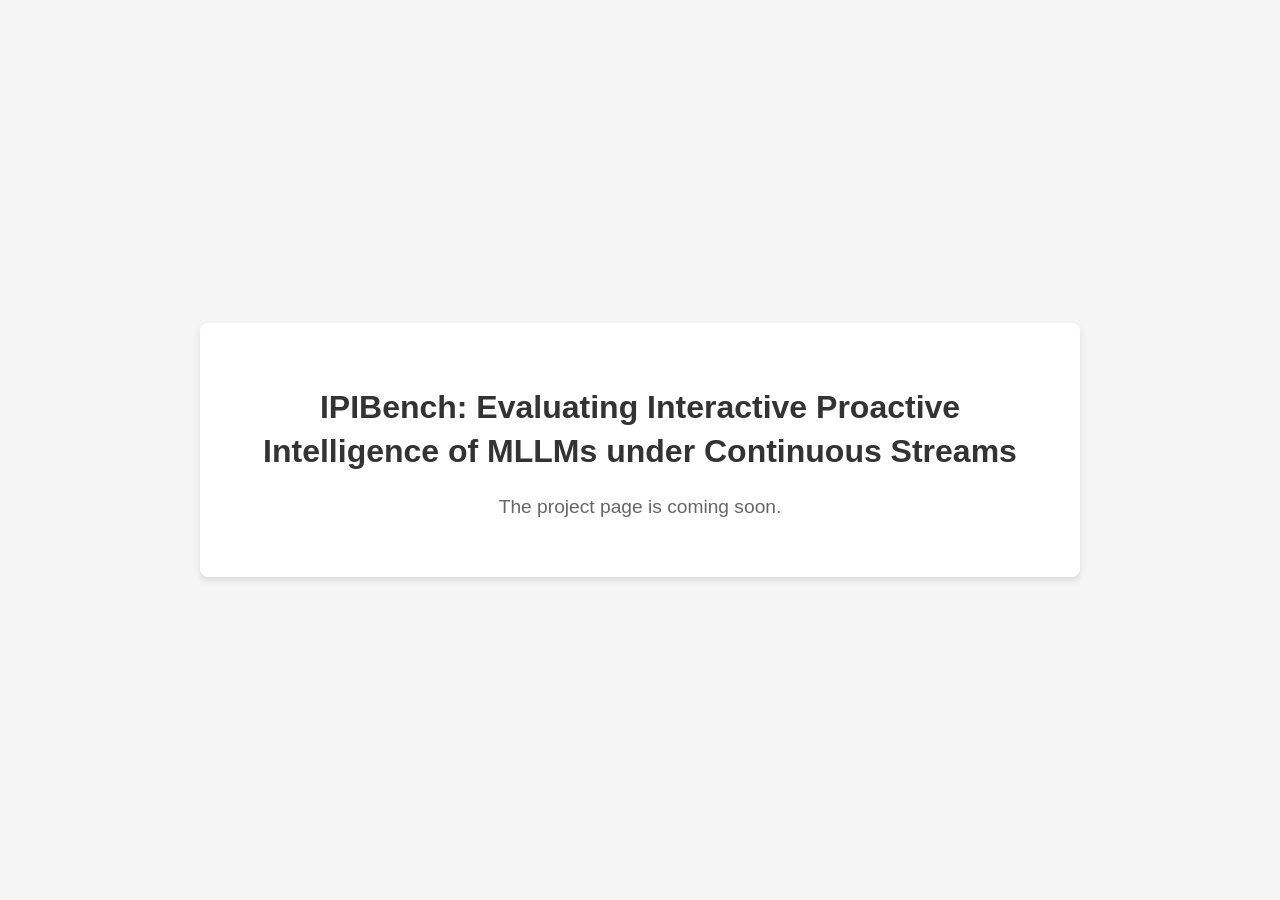
<file: IPI-Bench/index.html>
<!DOCTYPE html>
<html lang="en">
<head>
    <meta charset="UTF-8">
    <meta name="viewport" content="width=device-width, initial-scale=1.0">
    <title>IPIBench</title>
    <style>
        body {
            font-family: Arial, sans-serif;
            display: flex;
            justify-content: center;
            align-items: center;
            height: 100vh;
            margin: 0;
            background-color: #f5f5f5;
            text-align: center;
        }
        .container {
            background-color: white;
            padding: 40px;
            border-radius: 8px;
            box-shadow: 0 4px 6px rgba(0, 0, 0, 0.1);
            max-width: 800px;
            margin: 20px;
        }
        h1 {
            color: #333;
            line-height: 1.4;
        }
        p {
            color: #666;
            font-size: 1.2em;
            margin-top: 20px;
        }
    </style>
</head>
<body>
    <div class="container">
        <h1>IPIBench: Evaluating Interactive Proactive Intelligence of MLLMs under Continuous Streams</h1>
        <p>The project page is coming soon.</p>
    </div>
</body>
</html>
</file>
<file: ALIVE/style.css>
@font-face{font-family:Manrope;src:url('assets/fonts/Manrope.ttf') format('truetype');font-weight:200 800;font-style:normal;font-display:swap}
:root{--ink:#102b46;--muted:#52677b;--blue:#237ac4;--purple:#795bc0;--orange:#c96c40;--green:#008a79;--lime:#b4d532;--paper:#f5f7fa;--line:#d3dfe9;--radius:24px}
*{box-sizing:border-box}html{scroll-behavior:smooth;scroll-padding-top:96px}body{margin:0;background:var(--paper);color:var(--ink);font-family:Manrope,-apple-system,BlinkMacSystemFont,'Segoe UI',sans-serif;line-height:1.65;-webkit-font-smoothing:antialiased}body:has(dialog[open]){overflow:hidden}[hidden]{display:none!important}a{color:inherit;text-decoration:none}button{font:inherit;cursor:pointer}button,a,summary{-webkit-tap-highlight-color:transparent}button:focus-visible,a:focus-visible,summary:focus-visible,video:focus-visible{outline:3px solid var(--blue);outline-offset:5px}img,video{max-width:100%;display:block}img{height:auto}button{color:inherit}h1,h2,h3,p{margin-top:0}h1,h2,h3{line-height:1.16;letter-spacing:-.045em}h1,h2{font-weight:750}button{border:0}.container{width:calc(100% - 80px);max-width:1280px;margin-inline:auto}.container.wide{max-width:1380px}.skip{position:fixed;top:-80px;left:20px;z-index:1000;padding:12px 20px;background:#fff}.skip:focus{top:12px}.site-header{position:sticky;top:0;z-index:30;background:#f5f7faeb;border-bottom:1px solid #d3dfe970;backdrop-filter:blur(18px)}nav{height:74px;display:flex;align-items:center;gap:44px}.brand{margin-right:auto;width:120px}.brand img{width:120px;mix-blend-mode:multiply}.nav-links{display:flex;gap:30px;font-size:13px;font-weight:650;color:var(--muted)}.nav-links a:hover,.nav-links a.active{color:var(--blue)}.paper-link{font-size:13px;font-weight:700;display:flex;align-items:center;gap:18px;border:1px solid #cbd9e4;background:#fff;padding:9px 16px;border-radius:30px;transition:background .2s,transform .2s}.paper-link:hover{background:#e7f2fb;transform:translateY(-2px)}
.hero{padding-top:36px;position:relative}.hero:before{content:'';position:absolute;z-index:-1;inset:-75px calc(50% - 50vw) 10%;background:radial-gradient(ellipse at 76% 25%,#d8efea 0,transparent 58%),radial-gradient(ellipse at 8% 10%,#e9effb,transparent 50%);pointer-events:none}.hero-heading{text-align:center;margin-bottom:26px}.eyebrow{font-size:11px;letter-spacing:2.4px;font-weight:750;color:var(--muted);margin-bottom:15px;display:flex;justify-content:center;align-items:center;gap:8px}.signal-dot{width:6px;height:6px;background:var(--green);border-radius:50%}.hero h1{font-size:clamp(25px,3.05vw,44px);margin:0 0 13px;letter-spacing:-.048em;line-height:1.2;white-space:nowrap}.hero h1>span{color:#111111}.hero-heading>p:not(.eyebrow){font-size:16px;color:var(--muted);margin-bottom:0}.film-shell{position:relative;isolation:isolate;border-radius:22px;overflow:hidden;box-shadow:0 28px 80px #102b461c,0 2px 5px #102b460a;border:1px solid #c5d6e2;background:#edf2f7;aspect-ratio:16/9;scroll-margin-top:90px}.film-shell video{width:100%;height:100%;background:#edf2f7}.film-play{position:absolute;inset:auto auto 42px 36px;display:flex;align-items:center;gap:15px;padding:14px 24px 14px 14px;background:#fffefcfa;box-shadow:0 12px 45px #102b4630;border:1px solid #e3eaf1;border-radius:70px;text-align:left;color:var(--ink);font-size:16px;font-weight:750;transition:transform .2s,box-shadow .2s;z-index:2}.film-play:hover{transform:translateY(-4px);box-shadow:0 18px 45px #102b4640}.film-play small{display:block;font-size:11px;font-weight:550;color:var(--muted);margin-top:2px}.play-circle{display:grid;place-items:center;width:50px;height:50px;border-radius:50%;background:var(--blue);color:#fff}.chapters{display:grid;grid-template-columns:.75fr 1.2fr 1.2fr .85fr;gap:10px;margin-top:16px}.chapter{display:grid;grid-template-columns:24px 1fr;column-gap:9px;align-items:center;text-align:left;background:#fff9;border:1px solid #d3dfe9;border-radius:14px;padding:14px 16px;transition:background .2s,transform .2s,border-color .2s}.chapter>span{grid-row:1/3;font-size:11px;color:var(--muted)}.chapter strong{font-size:12px;white-space:nowrap;font-weight:700;letter-spacing:-.025em}.chapter small{font-size:11px;color:var(--muted);font-variant-numeric:tabular-nums}.chapter.active{background:#e5f1fc;border-color:#94bddf}.chapter:nth-child(3).active{background:#efe9f9;border-color:#c2afe0}.chapter:hover{transform:translateY(-2px);background:#fff}.video-error{margin-top:14px;color:#9c4836}.video-error a{text-decoration:underline}
.people{padding:48px 0 62px;border-bottom:1px solid var(--line)}.authors{max-width:1080px;margin:auto;display:flex;flex-wrap:wrap;justify-content:center;column-gap:25px;row-gap:9px;font-size:14px;font-weight:600}.authors span{white-space:nowrap}.authors sup{font-size:9px;color:var(--muted);margin-left:3px}.author-notes{text-align:center;font-size:10px;color:var(--muted);margin:14px 0 28px}.author-notes span{margin-left:20px}.institutions{display:flex;justify-content:center;gap:36px}.institutions>div{flex:1;max-width:220px;text-align:center;display:flex;flex-direction:column;align-items:center;gap:13px}.institutions img{height:58px;width:70px;object-fit:contain;mix-blend-mode:multiply}.institutions span{font-size:11px;font-weight:550;line-height:1.5;color:var(--muted)}.institutions sup{font-size:8px}
.section{padding-top:100px;padding-bottom:100px;scroll-margin-top:68px}.section-heading{max-width:940px;margin:0 auto 42px;text-align:center}.section-heading h2{font-size:clamp(32px,3.4vw,49px);margin:0 0 20px}.section-heading>p:last-child{font-size:17px;max-width:730px;margin:0 auto;color:var(--muted);line-height:1.8}.section-tint{background:linear-gradient(135deg,#eef5fa 0%,#f5f7fa 48%,#f4eef9 100%);border-block:1px solid #d9e4ed}.capability-tabs{display:grid;grid-template-columns:repeat(3,1fr);gap:16px}.cap-tab{cursor:default;position:relative;text-align:left;padding:25px 26px 23px;border-radius:22px;background:#fff;border:1px solid var(--line);box-shadow:0 10px 25px #102b4605;transition:transform .25s,border-color .25s,background .25s}.cap-tab .tab-index{display:block;font-size:12px;font-weight:750;margin-bottom:22px;color:var(--blue)}.cap-tab strong{display:block;white-space:nowrap;font-size:clamp(16px,1.42vw,20px);font-weight:750;letter-spacing:-.035em;line-height:1.3}.cap-tab>span:last-child{display:block;font-size:12px;color:var(--muted);margin-top:9px}.cap-tab[data-mode=monitor]{background:linear-gradient(145deg,#fff,#eaf4fe);border-color:#cce0f1;box-shadow:0 10px 25px #237ac408}.cap-tab[data-mode=monitor] .tab-index{color:var(--blue)}.cap-tab[data-mode=coordinate]{background:linear-gradient(145deg,#fff,#f0eaf9);border-color:#ddd0ed;box-shadow:0 10px 25px #795bc008}.cap-tab[data-mode=coordinate] .tab-index{color:var(--purple)}.cap-tab[data-mode=feedback]{background:linear-gradient(145deg,#fff,#fff0e4);border-color:#e9d1c1;box-shadow:0 10px 25px #c96c4008}.cap-tab[data-mode=feedback] .tab-index{color:var(--orange)}
.interaction-panel{display:grid;grid-template-columns:1.1fr 1fr;gap:28px;padding:28px;border:1px solid #ccdce9;border-radius:26px;background:linear-gradient(130deg,#fff,#edf5fc);margin-top:20px;min-height:464px;box-shadow:0 22px 60px #102b4609}.interaction-panel[data-mode=feedback]{background:linear-gradient(130deg,#fff,#f3eef9);border-color:#d9cde9}.interaction-visual{display:flex;flex-direction:column;min-width:0}.visual-head{display:flex;justify-content:space-between;align-items:center;font-size:12px;font-weight:650;margin-bottom:14px;min-height:31px;gap:10px;color:var(--muted)}.status-badge{color:var(--purple);border:1px solid #d7cbe8;background:#eee8f7;border-radius:8px;padding:3px 10px;white-space:nowrap;min-width:82px;text-align:center;font-size:11px;font-weight:750}.status-badge.complete{color:var(--green);border-color:#b1d7cb;background:#e3f2ec}.visual-mode{aspect-ratio:16/9;overflow:hidden;border-radius:16px;background:#e7edf4;position:relative}.visual-mode video{width:100%;height:100%;object-fit:cover}.visual-foot{display:flex;align-items:center;justify-content:space-between;gap:14px;padding-top:17px;margin-top:auto;font-size:11px;color:var(--muted)}.text-button{display:inline-flex;align-items:center;justify-content:center;gap:13px;padding:8px 0;color:var(--blue);background:transparent;font-weight:700;font-size:12px;white-space:nowrap}.text-button:hover{text-decoration:underline;text-underline-offset:5px}.text-button.purple{color:var(--purple)}.conversation-panel{background:#ffffffed;border:1px solid #dbe6ef;border-radius:18px;padding:23px 25px 18px;display:flex;flex-direction:column;min-width:0}.conversation-head{display:flex;align-items:center;justify-content:space-between;font-size:11px;color:var(--muted);margin-bottom:19px}.audio-bars{display:flex;align-items:center;gap:3px;height:20px;color:#8eb6d4}.audio-bars i{display:block;width:2px;height:5px;background:currentColor;border-radius:2px}.audio-bars i:nth-child(2n){height:11px}.audio-bars i:nth-child(3n){height:16px}.audio-bars.speaking i{animation:wave .6s ease-in-out alternate infinite;animation-delay:calc(var(--i,0)*-.07s)}@keyframes wave{to{transform:scaleY(.35)}}.conversation{display:flex;flex-direction:column;gap:12px;min-height:272px}.bubble{padding:14px 18px;border-radius:17px 17px 17px 4px;background:var(--blue);color:white;font-size:16px;font-weight:600;line-height:1.45;max-width:94%;animation:bubble-in .45s cubic-bezier(.2,.7,.25,1) both}.bubble b{display:block;font-size:9px;letter-spacing:1px;margin-bottom:6px;opacity:.78}.bubble.user{margin-left:auto;border-radius:17px 17px 4px 17px;background:#e7f2fc;color:var(--ink);border:1px solid #d3e4f1}.bubble.event{background:transparent;color:var(--muted);padding:2px 5px;font-size:11px;text-align:center;max-width:100%;font-weight:550}.interaction-panel[data-mode=feedback] .bubble.assistant{background:var(--purple)}.interaction-panel[data-mode=feedback] .bubble.user{background:#efe9f9;border-color:#e1d7f0}.interaction-description{font-size:11px;color:var(--muted);line-height:1.6;margin:18px 0 0;padding-top:14px;border-top:1px solid #e7edf3;margin-top:auto}.demo-links{display:flex;justify-content:center;gap:40px;margin-top:18px}.stream-graphic{display:flex;align-items:center;justify-content:center;gap:12px;position:relative;padding:25px 24px 18px;height:70%}.stream-line{position:absolute;left:0;right:0;top:52%;height:2px;background:#b8d5e9}.stream-frame{position:relative;display:flex;flex-direction:column;align-items:center;justify-content:center;background:#fff;border:1px solid #bcd6e8;border-radius:15px;z-index:1;padding:16px 8px;font-size:10px;gap:15px;color:var(--blue);width:31%;box-shadow:0 9px 20px #237ac410}.stream-frame svg{width:90%;height:52px;fill:none;stroke:currentColor;stroke-width:2.5;stroke-linecap:round;stroke-linejoin:round}.stream-frame:nth-of-type(4){color:var(--orange)}.task-states{display:flex;gap:12px;padding:0 24px 20px}.task-states>div{padding:10px 13px;background:#dcecf9;border-radius:12px;flex:1;display:flex;justify-content:space-between;align-items:center;gap:8px;font-size:13px;font-weight:650}.task-states b{font-size:10px;color:var(--blue)}.task-states .cancelled{background:#e3e8ee;color:#6d7a88}.task-states .cancelled>span{text-decoration:line-through}.task-states .cancelled b{color:#6d7a88}.map-view,.map-view img{height:100%;width:100%;object-fit:cover}.map-view img{filter:brightness(.83)}.action-note{position:absolute;bottom:16px;left:16px;right:16px;padding:12px 15px;border-radius:12px;background:#fffefbf0;color:var(--purple);font-size:12px;font-weight:650;opacity:0;transform:translateY(8px);transition:opacity .4s,transform .4s}.action-note.visible{opacity:1;transform:none}@keyframes bubble-in{from{opacity:0;transform:translateY(14px)}to{opacity:1;transform:translateY(0)}}
.paper-figure{margin:44px 0 0}.figure-open{position:relative;display:block;width:100%;padding:24px;background:#fff;border:1px solid var(--line);border-radius:22px;box-shadow:0 20px 50px #102b4607;cursor:zoom-in;transition:box-shadow .25s}.figure-open:hover{box-shadow:0 25px 65px #102b4614}.figure-open>img{width:100%;height:auto}.figure-open>span{display:flex;align-items:center;gap:17px;width:max-content;margin:20px 0 0 auto;font-size:11px;font-weight:650;color:var(--muted)}.figure-open b{font-size:17px;color:var(--blue)}figcaption{font-size:12px;color:var(--muted);text-align:center;margin:16px auto 0;max-width:900px}.abstract{margin:36px auto 0;max-width:950px;border-block:1px solid var(--line);padding:18px 4px}.abstract summary,.score-details summary{list-style:none;cursor:pointer;display:flex;align-items:center;justify-content:space-between;font-size:13px;font-weight:700}.abstract summary::-webkit-details-marker,.score-details summary::-webkit-details-marker{display:none}.abstract summary>span,.score-details summary>span{font-size:22px;font-weight:400;transition:transform .2s}details[open]>summary>span{transform:rotate(45deg)}.abstract p{font-size:15px;line-height:1.9;margin:18px 0 7px;color:var(--muted)}
.learning-grid{display:grid;grid-template-columns:.9fr 1.1fr;gap:24px}.learning-stage{padding:30px;border-radius:24px;border:1px solid #c7deef;background:linear-gradient(140deg,#fff,#eaf4fc);box-shadow:0 20px 45px #237ac40a}.stage-label{color:var(--blue);display:flex;justify-content:space-between;align-items:center;font-size:11px;font-weight:750;letter-spacing:1.5px}.learning-stage h3{font-size:25px;margin:16px 0 19px;font-weight:750;white-space:nowrap}.learning-stage p{font-size:14px;color:var(--muted);line-height:1.8;margin-bottom:22px;min-height:76px}.stage-rl{background:linear-gradient(145deg,#fff,#fff1e7);border-color:#ecd3c3}.stage-rl .stage-label{color:var(--orange)}.stage-rl h3{font-size:clamp(16px,1.55vw,22px);letter-spacing:-.035em}.contrast-row,.credit-flow{display:flex;align-items:center;justify-content:space-between;gap:12px;padding:15px 16px;background:#fff;border:1px solid #d3e5f2;border-radius:13px;color:var(--blue);font-size:13px;font-weight:650}.contrast-row b{display:inline-block;margin-left:8px;padding:3px 8px;background:#e8f2fb;border-radius:5px}.contrast-vs{font-size:18px;color:#93abc1}.credit-flow{color:var(--orange);border-color:#ecd8c9}.credit-flow>b{font-size:21px;font-weight:450}.stage-tags{display:flex;gap:7px;margin-top:23px;flex-wrap:wrap}.stage-tags>span{font-size:10px;font-weight:650;background:#ffffffaa;border:1px solid #d5e2ec;border-radius:7px;padding:6px 10px}.stage-rl .stage-tags>span{border-color:#e8d5c9}
.resource-grid{display:grid;grid-template-columns:repeat(3,1fr);gap:22px}.resource-card{padding:28px 30px 29px;border:1px solid #cce0f1;border-radius:23px;background:linear-gradient(145deg,#fff,#eaf4fe);box-shadow:0 20px 45px #237ac408}.resource-name{display:block;font-size:11px;letter-spacing:1px;font-weight:750;color:var(--blue)}.resource-card>strong{font-size:62px;line-height:1.4;display:block;color:var(--blue);letter-spacing:-3px;font-weight:750;margin:14px 0}.resource-card h3{font-size:19px;font-weight:700;letter-spacing:-.025em;margin-bottom:10px;white-space:nowrap}.resource-card p{font-size:13px;color:var(--muted);margin:0;max-width:270px}.resource-card.orange{background:linear-gradient(145deg,#fff,#fff0e4);border-color:#e9d1c1}.resource-card.orange .resource-name,.resource-card.orange>strong{color:var(--orange)}.resource-card.purple{background:linear-gradient(145deg,#fff,#f0eaf9);border-color:#ddd0ed}.resource-card.purple .resource-name,.resource-card.purple>strong{color:var(--purple)}.fsi-tasks{display:flex;gap:12px;justify-content:center;flex-wrap:wrap;margin:24px 0 0}.fsi-tasks span{padding:8px 18px;border:1px solid #ded5ec;background:#f0ebf8;color:var(--purple);border-radius:30px;font-size:12px;font-weight:650}
.results-section{background:radial-gradient(ellipse at 85% 12%,#def2eb 0,transparent 65%),#f0f5fa;border-block:1px solid #d6e2eb}.results-section .section-heading{max-width:1200px}.results-section .section-heading h2{font-size:clamp(28px,3.25vw,46px);white-space:nowrap}.results-tools{display:flex;align-items:center;justify-content:center;position:relative;gap:30px;margin-bottom:30px}.model-legend{display:flex;flex-wrap:wrap;gap:30px;justify-content:center}.model-legend>span{display:flex;align-items:center;gap:8px;font-size:13px;font-weight:700;white-space:nowrap}.model-legend img{width:30px;height:30px;object-fit:contain;border-radius:50%;background:#fff}.model-legend>span:first-child{color:var(--green)}.model-legend>span:nth-child(2){color:#a27439}.model-legend>span:nth-child(3){color:var(--purple)}.model-legend>span:nth-child(4){color:var(--blue)}#replay-results{font-size:11px;color:var(--muted)}.benchmark-grid{display:grid;grid-template-columns:repeat(5,minmax(0,1fr));gap:14px}.benchmark-card{background:linear-gradient(155deg,#fff,#f2f7fb);border:1px solid #cddde8;border-radius:23px;box-shadow:0 18px 40px #163b5908;padding:23px 17px 22px;min-width:0}.benchmark-card h3{font-size:clamp(16px,1.4vw,20px);letter-spacing:-.035em;white-space:nowrap;margin:0 0 9px}.metric{font-size:10px;line-height:1.5;color:var(--muted);min-height:30px;margin:0}.plot{position:relative;height:253px;margin-top:19px;display:flex;align-items:flex-end;border-bottom:1.5px solid #8da5b6;background:repeating-linear-gradient(to top,transparent 0,transparent 49px,#a8bec52e 49px,#a8bec52e 50px)}.bar-slot{width:25%;height:100%;position:relative;display:flex;align-items:flex-end;justify-content:center}.bar-stack{position:relative;width:58%;height:var(--h);background:var(--bar);border-radius:6px 6px 0 0;min-height:0;will-change:height}.bar-stack.alive{background:linear-gradient(0deg,#2486c7,#37ddc0);box-shadow:0 0 24px #37ddc014}.bar-score{position:absolute;bottom:calc(100% + 5px);left:50%;transform:translateX(-50%);font-variant-numeric:tabular-nums;font-size:19px;line-height:1.2;font-weight:800;white-space:nowrap}.bar-stack.alive .bar-score{color:var(--green)}.bar-logo{position:absolute;bottom:calc(100% + 34px);left:50%;transform:translateX(-50%);width:34px;height:34px;background:#fff;border:1px solid #dbe3e9;border-radius:50%;padding:4px;object-fit:contain}.bar-labels{display:grid;grid-template-columns:repeat(4,1fr);margin-top:13px;gap:0;font-size:10px;font-weight:650;color:var(--muted);text-align:center}.bar-labels span{white-space:nowrap;letter-spacing:-.2px}.bar-labels span:first-child{color:var(--green);font-weight:800}.chart-rule{height:2px;background:linear-gradient(90deg,#50b9aa80,#adc5da20);margin-top:20px}.result-domains{display:grid;grid-template-columns:3fr 2fr;gap:16px;margin-top:22px}.result-domains>span{background:#e1f2ed;border:1px solid #aad8ca;color:#177b67;text-align:center;padding:16px 20px;border-radius:15px;font-size:16px;font-weight:700;line-height:1.4}.result-domains>span:last-child{background:#eee7f8;border-color:#c5b4df;color:var(--purple)}.score-details{margin-top:27px;color:var(--muted);border-top:1px solid #cddde7;padding-top:18px}.score-details summary{font-size:12px}.table-scroll{overflow-x:auto;margin-top:18px}table{border-collapse:collapse;width:100%;font-size:12px;color:var(--ink);font-variant-numeric:tabular-nums;white-space:nowrap}caption{text-align:left;font-size:11px;color:var(--muted);margin-bottom:15px}th,td{padding:13px 14px;text-align:right;border-bottom:1px solid #d4e0e9}th:first-child{text-align:left}thead th{font-size:11px}tbody tr:first-child{background:#dff2ea;font-weight:800;color:#177b67}.score-details>p{font-size:11px;line-height:1.8;margin:18px 0 0}
.closing{text-align:center;padding-top:90px;padding-bottom:85px}.closing>img{margin:0 auto 26px;width:160px;mix-blend-mode:multiply}.closing h2{font-size:clamp(26px,3vw,40px);margin-bottom:18px}.closing>p{color:var(--muted);font-size:16px}.closing-links{display:flex;justify-content:center;gap:12px;margin-top:28px}.button{display:flex;align-items:center;gap:32px;border:1px solid #bdcfdf;border-radius:30px;padding:12px 22px;font-size:13px;font-weight:750;background:white;transition:transform .2s,box-shadow .2s}.button.primary{background:var(--ink);border-color:var(--ink);color:#fff}.button:hover{transform:translateY(-3px);box-shadow:0 8px 18px #102b4618}footer{border-top:1px solid var(--line);padding-block:24px 28px;display:flex;align-items:flex-start;justify-content:space-between;gap:22px;font-size:10px;color:var(--muted)}footer details{position:relative}footer summary{cursor:pointer}footer details p{position:absolute;bottom:25px;right:0;width:280px;background:#fff;border:1px solid var(--line);border-radius:12px;padding:16px;box-shadow:0 10px 30px #102b4615}footer a:hover{text-decoration:underline}
dialog{width:95vw;max-width:1600px;padding:0;border:1px solid #d5e0e8;border-radius:18px;color:var(--ink);background:#fff;box-shadow:0 30px 100px #102b4660}dialog::backdrop{background:#0c2239cc;backdrop-filter:blur(8px)}.dialog-head{display:flex;align-items:center;gap:20px;padding:15px 22px;border-bottom:1px solid var(--line)}.dialog-head h2{font-size:18px;letter-spacing:-.03em;margin:0 auto 0 0}.dialog-head a{font-size:12px;color:var(--blue)}#close-figure{font-size:29px;line-height:1;background:#eef3f8;border-radius:50%;height:35px;width:35px;display:grid;place-items:center}.figure-scroll{max-height:74vh;overflow:auto;padding:18px}.figure-scroll img{width:100%;max-width:none;min-width:850px}.figure-scroll+ p{font-size:10px;color:var(--muted);margin:0;padding:8px 22px 14px}.js .reveal{opacity:0;transform:translateY(20px);transition:opacity .65s ease,transform .65s cubic-bezier(.2,.7,.2,1)}.js .reveal.visible{opacity:1;transform:none}
@media(min-width:1550px){.hero h1{font-size:43px}.benchmark-card h3{font-size:20px}}
@media(max-width:1200px){.container{width:calc(100% - 56px)}.hero h1{font-size:3.05vw}.chapter{padding:12px}.chapter strong{font-size:10px}.cap-tab{padding:22px 18px}.cap-tab strong{font-size:16px}.cap-tab>span:last-child{font-size:11px}.interaction-panel{gap:20px;padding:22px}.bubble{font-size:14px}.conversation-panel{padding:20px}.learning-stage{padding:25px}.stage-rl h3{font-size:18px}.resource-card{padding:26px 23px}.resource-card h3{font-size:17px}.benchmark-grid{grid-template-columns:repeat(3,1fr);max-width:1000px;margin:auto}.benchmark-card:nth-child(4){grid-column:1/2}.benchmark-card h3{font-size:20px}.benchmark-card .metric{font-size:11px}.bar-labels{font-size:12px}.bar-score{font-size:22px}.result-domains{display:flex;justify-content:center}.result-domains>span{flex:1;font-size:14px}.results-section .section-heading h2{font-size:3.4vw}.model-legend{gap:23px}}
@media(max-width:900px){nav{gap:20px}.nav-links{gap:20px;font-size:12px}.hero{padding-top:30px}.hero h1{white-space:normal;font-size:34px;max-width:760px;margin-inline:auto}.hero-heading>p:not(.eyebrow){font-size:14px}.chapters{grid-template-columns:repeat(2,1fr)}.chapter strong{font-size:12px}.people{padding:36px 0 42px}.institutions{gap:22px}.institutions span{font-size:10px}.authors{font-size:12px;gap:8px 18px}.section{padding-block:70px}.capability-tabs{gap:10px}.cap-tab strong{white-space:normal;font-size:16px;line-height:1.35}.cap-tab>span:last-child{font-size:10px}.interaction-panel{grid-template-columns:1fr;max-width:720px;margin-inline:auto}.conversation{min-height:0}.conversation-panel{min-height:290px}.conversation-head{margin-bottom:22px}.bubble{font-size:16px}.interaction-description{margin-top:20px}.learning-grid{grid-template-columns:1fr;gap:18px}.learning-stage h3{font-size:25px}.learning-stage p{min-height:0}.resource-grid{gap:13px}.resource-card{padding:21px 18px}.resource-card>strong{font-size:49px}.resource-card h3{font-size:15px;white-space:normal}.resource-card p{font-size:11px}.results-tools{flex-wrap:wrap;gap:10px}.model-legend{gap:20px}.model-legend>span{font-size:12px}.benchmark-card{padding:23px 14px}.benchmark-card h3{font-size:17px}.bar-labels{font-size:10px}.results-section .section-heading h2{white-space:normal;font-size:35px}.figure-open{padding:16px}.closing{padding-block:65px}}
@media(max-width:600px){.container{width:calc(100% - 32px)}html{scroll-padding-top:78px}.site-header nav{height:62px;gap:15px}.brand,.brand img{width:95px}.nav-links{gap:15px;font-size:11px}.nav-links a:nth-child(2),.nav-links a:nth-child(3){display:none}.paper-link{padding:7px 10px;font-size:10px;gap:9px}.hero{padding-top:26px}.eyebrow{font-size:9px;letter-spacing:1.5px;margin-bottom:13px}.hero h1{font-size:29px;line-height:1.18;letter-spacing:-.05em}.hero-heading{margin-bottom:22px}.hero-heading>p:not(.eyebrow){font-size:12px;max-width:260px;margin-inline:auto}.film-shell{border-radius:15px}.film-play{left:12px;bottom:22px;gap:9px;padding:8px 15px 8px 8px;font-size:11px}.play-circle{width:34px;height:34px}.play-circle svg{width:18px;height:18px}.film-play small{font-size:8px}.chapters{gap:8px;margin-top:12px}.chapter{padding:11px 9px;grid-template-columns:18px 1fr;gap:0 5px;border-radius:11px}.chapter>span{font-size:9px}.chapter strong{font-size:10px;white-space:normal;line-height:1.4;letter-spacing:-.02em}.chapter small{font-size:9px;margin-top:3px}.people{padding:30px 0 40px}.authors{font-size:10px;gap:7px 14px}.authors sup{font-size:7px}.author-notes{font-size:9px;margin:15px 0 24px}.institutions{flex-wrap:wrap;column-gap:14px;row-gap:21px}.institutions>div{flex:0 0 28%;gap:8px}.institutions img{height:44px;width:51px}.institutions span{font-size:8px}.section{padding-block:55px}.section-heading{margin-bottom:28px}.section-heading h2{font-size:31px;margin-bottom:17px}.section-heading>p:last-child{font-size:14px;line-height:1.8}.capability-tabs{gap:6px}.cap-tab{padding:14px 10px;border-radius:14px}.cap-tab .tab-index{font-size:9px;margin-bottom:16px}.cap-tab strong{font-size:11px;letter-spacing:-.025em;line-height:1.45}.cap-tab>span:last-child{display:none}.interaction-panel{padding:15px;gap:17px;border-radius:18px;margin-top:12px}.visual-head{font-size:9px;margin-bottom:10px;gap:6px}.status-badge{font-size:9px;min-width:65px;padding:3px 6px}.visual-mode{border-radius:12px}.visual-foot{font-size:9px;gap:8px;padding-top:11px}.text-button{font-size:10px;gap:7px}.conversation-panel{padding:16px;border-radius:13px;min-height:265px}.conversation-head{font-size:10px}.conversation{gap:10px}.bubble{font-size:13px;padding:12px 14px}.bubble b{font-size:8px}.bubble.event{font-size:10px}.interaction-description{font-size:10px}.demo-links{gap:20px;margin-top:12px}.demo-links .text-button{font-size:10px}.stream-graphic{padding:15px 12px 10px;gap:8px}.stream-frame{font-size:7px;gap:8px;padding:11px 5px;border-radius:10px}.stream-frame svg{height:37px}.task-states{padding:0 12px 10px;gap:8px}.task-states>div{padding:7px 9px;font-size:10px;border-radius:9px}.task-states b{font-size:8px}.action-note{font-size:10px;padding:8px 10px;left:9px;right:9px;bottom:9px}.paper-figure{margin-top:29px}.figure-open{padding:8px;border-radius:15px}.figure-open>span{font-size:9px;margin:10px 5px 0 auto}.figure-open>span b{font-size:14px}figcaption{font-size:10px;line-height:1.7;margin-top:11px}.abstract{margin-top:28px}.abstract summary{font-size:12px}.abstract p{font-size:13px}.learning-stage{padding:22px 20px;border-radius:18px}.learning-stage h3{font-size:24px}.stage-rl h3{font-size:16px;white-space:normal;line-height:1.4}.stage-rl h3 span{white-space:nowrap;font-size:14px}.learning-stage p{font-size:12px;margin-bottom:19px}.stage-label{font-size:10px}.contrast-row,.credit-flow{font-size:11px;padding:12px;gap:8px}.contrast-row b{margin-left:5px}.stage-tags{gap:6px;margin-top:17px}.stage-tags>span{font-size:9px;padding:5px 8px}.resource-grid{grid-template-columns:1fr;gap:14px}.resource-card{display:grid;grid-template-columns:118px 1fr;gap:6px 12px;padding:23px}.resource-card>strong{grid-column:1;grid-row:2/4;margin:0;line-height:1.2;align-self:center;font-size:49px}.resource-name{grid-column:1/-1;font-size:10px;margin-bottom:8px}.resource-card h3{font-size:15px;line-height:1.4;margin:0;align-self:end}.resource-card p{font-size:11px;line-height:1.6}.fsi-tasks{gap:8px;margin-top:18px}.fsi-tasks span{font-size:10px;padding:7px 12px}.results-section .section-heading h2{font-size:29px}.model-legend{display:grid;grid-template-columns:1fr 1fr;gap:12px 15px}.model-legend>span{font-size:10px}.model-legend img{height:24px;width:24px}.results-tools{gap:14px;margin-bottom:20px}.benchmark-grid{grid-template-columns:repeat(2,minmax(0,1fr));gap:12px}.benchmark-card{padding:20px 12px 17px;border-radius:17px}.benchmark-card:nth-child(4){grid-column:auto}.benchmark-card:last-child{grid-column:1/-1;max-width:270px;width:100%;justify-self:center}.benchmark-card h3{font-size:12px;letter-spacing:-.035em}.benchmark-card .metric{font-size:8px;min-height:25px}.plot{height:205px;margin-top:16px;background-size:auto 40px}.bar-stack{width:57%}.bar-score{font-size:13px;font-weight:800;bottom:calc(100% + 5px)}.bar-logo{width:25px;height:25px;padding:3px;bottom:calc(100% + 25px)}.bar-labels{font-size:7px;letter-spacing:-.2px}.chart-rule{margin-top:15px}.benchmark-card:last-child h3{font-size:17px}.benchmark-card:last-child .metric{font-size:10px}.benchmark-card:last-child .bar-score{font-size:18px}.benchmark-card:last-child .bar-labels{font-size:10px}.result-domains{gap:10px;margin-top:18px}.result-domains>span{font-size:10px;padding:12px 10px;border-radius:12px}.score-details summary{font-size:10px}.score-details>p{font-size:10px}.closing{padding-block:50px}.closing>img{width:130px;margin-bottom:21px}.closing h2{font-size:28px;line-height:1.2}.closing>p{font-size:12px}.closing-links{gap:9px;margin-top:23px}.button{font-size:11px;padding:10px 16px;gap:20px}footer{font-size:8px;gap:12px;padding-block:20px 25px}footer details p{width:240px}.dialog-head{padding:12px;gap:13px}.dialog-head h2{font-size:14px}.dialog-head a{font-size:10px}.figure-scroll{padding:9px}.dialog-head #close-figure{width:30px;height:30px;font-size:25px}}
.resource-links{display:flex;align-items:center;justify-content:center;gap:10px;margin-top:24px;flex-wrap:wrap}.resource-link{display:inline-flex;align-items:center;justify-content:center;gap:9px;padding:10px 19px;border:1px solid #c4d5e3;border-radius:30px;background:#fff;color:var(--ink);font-size:13px;font-weight:700;line-height:1.5;min-width:112px;transition:transform .2s,box-shadow .2s,border-color .2s}.resource-link>svg,.resource-link>img{flex-shrink:0;width:21px;height:21px;object-fit:contain}.resource-link:disabled{background:#f5f8facc;color:#52677b;border-color:#d3dfe9;cursor:default}.resource-link:not(:disabled):hover{transform:translateY(-2px);box-shadow:0 7px 18px #102b4610;border-color:#7facd0}.button:disabled{color:var(--muted);background:#edf2f6;cursor:default;transform:none;box-shadow:none}
@media(max-width:600px){.resource-links{gap:7px;margin-top:20px}.resource-link{min-width:0;padding:8px 12px;font-size:11px;gap:7px}.resource-link>svg,.resource-link>img{width:18px;height:18px}}
@media(prefers-reduced-motion:reduce){html{scroll-behavior:auto}*,*::before,*::after{animation:none!important;transition:none!important}.js .reveal{opacity:1;transform:none}}

/* The complete demo library stays visible; only the player opens on demand. */
.demo-gallery{border-bottom:1px solid var(--line)}
.demo-gallery .section-heading{margin-bottom:24px}
.demo-gallery-nav{display:flex;justify-content:center;gap:12px;margin-bottom:58px}
.demo-gallery-nav a{display:flex;align-items:center;gap:15px;padding:11px 20px;border:1px solid var(--line);border-radius:30px;background:#fff;font-size:12px;font-weight:700;transition:background .2s,transform .2s}
.demo-gallery-nav a:hover{background:#eaf2fb;transform:translateY(-2px)}
.demo-collection{scroll-margin-top:105px}
.demo-collection+.demo-collection{margin-top:76px;padding-top:56px;border-top:1px solid var(--line)}
.demo-collection-head{display:flex;align-items:flex-end;justify-content:space-between;gap:28px;margin-bottom:28px}
.demo-collection-head .eyebrow{justify-content:flex-start;font-size:10px;letter-spacing:1.8px;margin-bottom:12px}
.demo-collection-head h3{font-size:clamp(22px,2.2vw,30px);margin-bottom:12px;line-height:1.25}
.demo-collection-head p:last-child{color:var(--muted);font-size:13px;margin:0}
.demo-count{font-size:11px;color:var(--muted);white-space:nowrap;padding-bottom:3px}
.demo-grid{display:grid;gap:22px}
.demo-grid-portrait{grid-template-columns:repeat(8,minmax(0,1fr))}
.demo-grid-portrait .demo-card{grid-column:span 2}
.demo-grid-portrait .demo-card:nth-last-child(3){grid-column:2/span 2}
.demo-grid-landscape{grid-template-columns:repeat(6,minmax(0,1fr))}
.demo-grid-landscape .demo-card{grid-column:span 2}
.demo-card{--demo-accent:#237ac4;--demo-tint:#e8f3fd;--demo-border:#c9dfef;min-width:0;background:#fff;border:1px solid var(--demo-border);border-radius:22px;overflow:hidden;box-shadow:0 8px 24px #102b4606;transition:transform .28s cubic-bezier(.2,.7,.2,1),box-shadow .28s}
[data-category=coordinate]{--demo-accent:#795bc0;--demo-tint:#f0eafa;--demo-border:#ddd0ed}
[data-category=feedback]{--demo-accent:#b65d31;--demo-tint:#fff0e5;--demo-border:#ecd5c6}
.demo-open{display:flex;flex-direction:column;height:100%}
.demo-card:has(a:focus-visible){outline:3px solid var(--demo-accent);outline-offset:4px}
.demo-open:focus-visible{outline:none}
.demo-poster{position:relative;isolation:isolate;aspect-ratio:15/8;background:linear-gradient(140deg,#eef3f7,var(--demo-tint));overflow:hidden;border-bottom:1px solid var(--demo-border)}
.demo-poster>img{width:100%;height:100%;object-fit:contain;transition:transform .6s cubic-bezier(.2,.7,.2,1)}
.demo-portrait .demo-poster{aspect-ratio:4/5;padding:15px 0;background:radial-gradient(ellipse at 40% 10%,#fff8,transparent 75%),var(--demo-tint)}
.demo-portrait .demo-poster>img{filter:drop-shadow(0 5px 10px #102b4612);border-radius:8px}
.demo-duration{position:absolute;top:12px;right:12px;z-index:1;padding:3px 8px;border:1px solid #ffffffaf;border-radius:7px;color:var(--ink);background:#fffffff2;font-size:10px;font-weight:750;font-variant-numeric:tabular-nums;box-shadow:0 2px 8px #102b4610}
.demo-play-icon{position:absolute;bottom:15px;right:15px;width:42px;height:42px;display:grid;place-items:center;border-radius:50%;color:var(--demo-accent);background:#fffffff5;border:1px solid #ffffff;box-shadow:0 4px 20px #102b4626;transition:transform .25s,background .25s,color .25s}
.demo-play-icon svg{margin-left:2px}
.demo-copy{display:flex;flex-direction:column;flex:1;padding:22px 21px 19px;background:linear-gradient(175deg,#fff 45%,var(--demo-tint))}
.demo-meta{display:flex;align-items:center;gap:9px;flex-wrap:wrap;margin-bottom:13px}
.demo-tag{display:inline-flex;align-items:center;gap:6px;width:max-content;max-width:100%;padding:5px 8px;border-radius:6px;font-size:10px;line-height:1.4;letter-spacing:-.015em;font-weight:750;color:var(--demo-accent,#237ac4);background:var(--demo-tint,#e8f3fd)}
.demo-tag:before{content:'';width:4px;height:4px;flex:none;background:currentColor;border-radius:50%}
.demo-language{font-size:10px;color:var(--muted);white-space:nowrap}
.demo-copy h4{font-size:18px;line-height:1.4;font-weight:750;letter-spacing:-.025em;margin:0 0 9px}
.demo-copy p{font-size:13px;line-height:1.8;color:var(--muted);margin:0 0 20px}
.demo-copy [lang=zh],.demo-dialog-copy [lang=zh]{font-family:Manrope,'PingFang SC','Microsoft YaHei',sans-serif;letter-spacing:0}
.demo-watch{display:flex;align-items:center;justify-content:space-between;gap:12px;margin-top:auto;font-size:11px;font-weight:700;color:var(--demo-accent)}
.demo-watch>span{font-size:17px;transition:transform .25s}
.demo-feature{margin-bottom:26px}
.demo-feature .demo-open{display:grid;grid-template-columns:1.6fr 1fr;align-items:stretch}
.demo-feature .demo-poster{border-bottom:0;border-right:1px solid var(--demo-border);height:100%;aspect-ratio:auto;min-height:290px}
.demo-feature .demo-copy{padding:35px 34px;justify-content:center}
.demo-feature .demo-meta{margin-bottom:23px}
.demo-feature .demo-copy h4{font-size:25px;line-height:1.5;margin-bottom:15px}
.demo-feature .demo-copy p{font-size:14px;line-height:1.9;max-width:350px}
.demo-feature .demo-watch{margin-top:12px;justify-content:flex-start;gap:40px}
@media(hover:hover){.demo-card:hover{transform:translateY(-5px);box-shadow:0 17px 40px #102b4612}.demo-card:hover .demo-play-icon{background:var(--demo-accent);color:#fff;transform:scale(1.08)}.demo-card:hover .demo-watch>span{transform:translate(2px,-2px)}}
.demo-dialog{max-width:1260px;width:calc(100vw - 60px);max-height:94dvh;border-radius:22px;background:var(--paper);overflow:auto}
.demo-dialog[open]{animation:demo-dialog-in .24s cubic-bezier(.2,.7,.2,1)}
.demo-dialog::backdrop{background:#132c42b3;backdrop-filter:blur(10px)}
.demo-dialog-toolbar{display:flex;justify-content:space-between;align-items:center;gap:15px;padding:12px 18px;background:#fff}
#demo-dialog-position{font-size:11px;font-weight:700;color:var(--muted)}
.demo-dialog-actions{display:flex;gap:8px}
.demo-dialog-actions button{width:35px;height:35px;border-radius:50%;background:#eef3f7;font-size:20px;line-height:1;display:grid;place-items:center;transition:background .2s}
.demo-dialog-actions button:hover{background:#dce8f3}
.demo-dialog-actions #close-demo{font-size:27px;margin-left:8px}
.demo-dialog-actions button:disabled{opacity:.35;cursor:default}
.demo-player-wrap{position:relative;min-width:0;background:#edf2f6}
#gallery-player{width:100%;height:auto;max-height:67dvh;object-fit:contain;margin:auto;background:#edf2f6}
.demo-dialog-copy{padding:24px 30px 26px}
.demo-dialog-copy .demo-tag{margin-bottom:12px}
.demo-dialog-copy h2{font-size:24px;line-height:1.35;margin:0 0 10px}
.demo-dialog-copy p{font-size:14px;color:var(--muted);margin:0;max-width:800px;line-height:1.85}
.demo-dialog.is-portrait{max-width:860px}
.demo-dialog.is-portrait .demo-dialog-content{display:grid;grid-template-columns:minmax(0,1.1fr) minmax(0,1fr)}
.demo-dialog.is-portrait .demo-player-wrap{background:var(--demo-tint)}
.demo-dialog.is-portrait #gallery-player{height:77dvh;max-height:800px;width:100%;background:transparent}
.demo-dialog.is-portrait .demo-dialog-copy{display:flex;flex-direction:column;justify-content:center;padding:35px}
#gallery-video-error{position:absolute;bottom:45px;left:15px;right:15px;padding:14px;border-radius:10px;font-size:12px;background:#fff;color:#994c36}
#gallery-video-error a{text-decoration:underline}
@keyframes demo-dialog-in{from{opacity:0;transform:translateY(12px) scale(.985)}to{opacity:1;transform:none}}
@media(max-width:1100px){.demo-grid{gap:16px}.demo-copy{padding:18px 16px}.demo-copy h4{font-size:16px}.demo-copy p{font-size:12px}.demo-tag{font-size:9px}.demo-feature .demo-copy{padding:26px}.demo-feature .demo-copy h4{font-size:22px}.demo-collection-head h3{font-size:24px}.demo-collection-head{gap:18px}}
@media(max-width:800px){.demo-gallery-nav{margin-bottom:42px}.demo-collection-head{display:block}.demo-count{display:block;margin-top:12px}.demo-grid-portrait{grid-template-columns:repeat(4,minmax(0,1fr))}.demo-grid-portrait .demo-card:nth-last-child(3){grid-column:span 2}.demo-grid-portrait .demo-card:last-child{grid-column:2/span 2}.demo-grid-landscape{grid-template-columns:repeat(2,minmax(0,1fr))}.demo-grid-landscape .demo-card,.demo-grid-landscape .demo-card:last-child{grid-column:auto}.demo-copy h4{font-size:18px}.demo-tag{font-size:10px}.demo-feature .demo-open{grid-template-columns:1.25fr 1fr}.demo-feature .demo-copy h4{font-size:20px}.demo-feature .demo-copy p{font-size:12px}.demo-feature .demo-poster{min-height:270px}.demo-feature .demo-meta{margin-bottom:14px}}
@media(max-width:600px){.demo-gallery-nav{gap:9px;margin-bottom:35px}.demo-gallery-nav a{gap:11px;padding:9px 15px;font-size:11px}.demo-collection+.demo-collection{margin-top:45px;padding-top:35px}.demo-collection-head h3{font-size:23px;max-width:340px}.demo-collection-head p:last-child{font-size:12px}.demo-count{font-size:10px}.demo-feature .demo-open{display:flex}.demo-feature .demo-poster{aspect-ratio:15/8;min-height:0;border:0;border-bottom:1px solid var(--demo-border)}.demo-feature .demo-copy{padding:22px}.demo-feature .demo-copy h4{font-size:21px}.demo-feature .demo-copy p{font-size:13px}.demo-feature .demo-watch{margin-top:0}.demo-grid{gap:16px}.demo-grid-portrait,.demo-grid-landscape{grid-template-columns:1fr}.demo-grid-portrait .demo-card,.demo-grid-portrait .demo-card:nth-last-child(3),.demo-grid-portrait .demo-card:last-child{grid-column:auto}.demo-portrait .demo-open{display:grid;grid-template-columns:minmax(110px,.8fr) minmax(0,1.2fr)}.demo-portrait .demo-poster{height:100%;aspect-ratio:auto;min-height:280px;border:0;border-right:1px solid var(--demo-border);padding:8px 0}.demo-portrait .demo-copy{padding:19px 15px}.demo-portrait .demo-meta{gap:7px}.demo-portrait .demo-tag{font-size:9px;line-height:1.5}.demo-portrait .demo-copy h4{font-size:clamp(14px,4.35vw,17px)}.demo-portrait .demo-copy p{font-size:12px;line-height:1.8;margin-bottom:15px}.demo-portrait .demo-duration{top:9px;right:7px;font-size:9px}.demo-portrait .demo-play-icon{bottom:11px;right:10px;width:34px;height:34px}.demo-portrait .demo-play-icon svg{width:18px}.demo-card{border-radius:18px}.demo-grid-landscape .demo-copy{padding:20px}.demo-grid-landscape .demo-copy p{font-size:13px}.demo-dialog{width:calc(100vw - 20px);max-height:94dvh;border-radius:16px}.demo-dialog-toolbar{padding:10px 12px}.demo-dialog-actions button{width:32px;height:32px}.demo-dialog-copy{padding:20px}.demo-dialog-copy h2{font-size:21px}.demo-dialog-copy p{font-size:12px}.demo-dialog.is-portrait .demo-dialog-content{display:block}.demo-dialog.is-portrait #gallery-player{height:59dvh}.demo-dialog.is-portrait .demo-dialog-copy{padding:18px 20px}.demo-dialog.is-portrait .demo-dialog-copy h2{font-size:18px}.demo-dialog.is-portrait .demo-dialog-copy .demo-tag{margin-bottom:9px}}
@media(max-width:600px){.demo-copy h4{text-wrap:balance}}

/* Keep the supplied title cover unobstructed by playback controls. */
.film-action{display:flex;justify-content:center;margin-top:14px;min-height:58px}
.film-action .film-play{position:static;inset:auto;gap:10px;padding:8px 18px 8px 8px;font-size:13px;box-shadow:0 4px 20px #102b4612}
.film-action .play-circle{width:38px;height:38px}
.film-action .play-circle svg{width:20px;height:20px}
.film-action .film-play small{font-size:10px}
</file>
